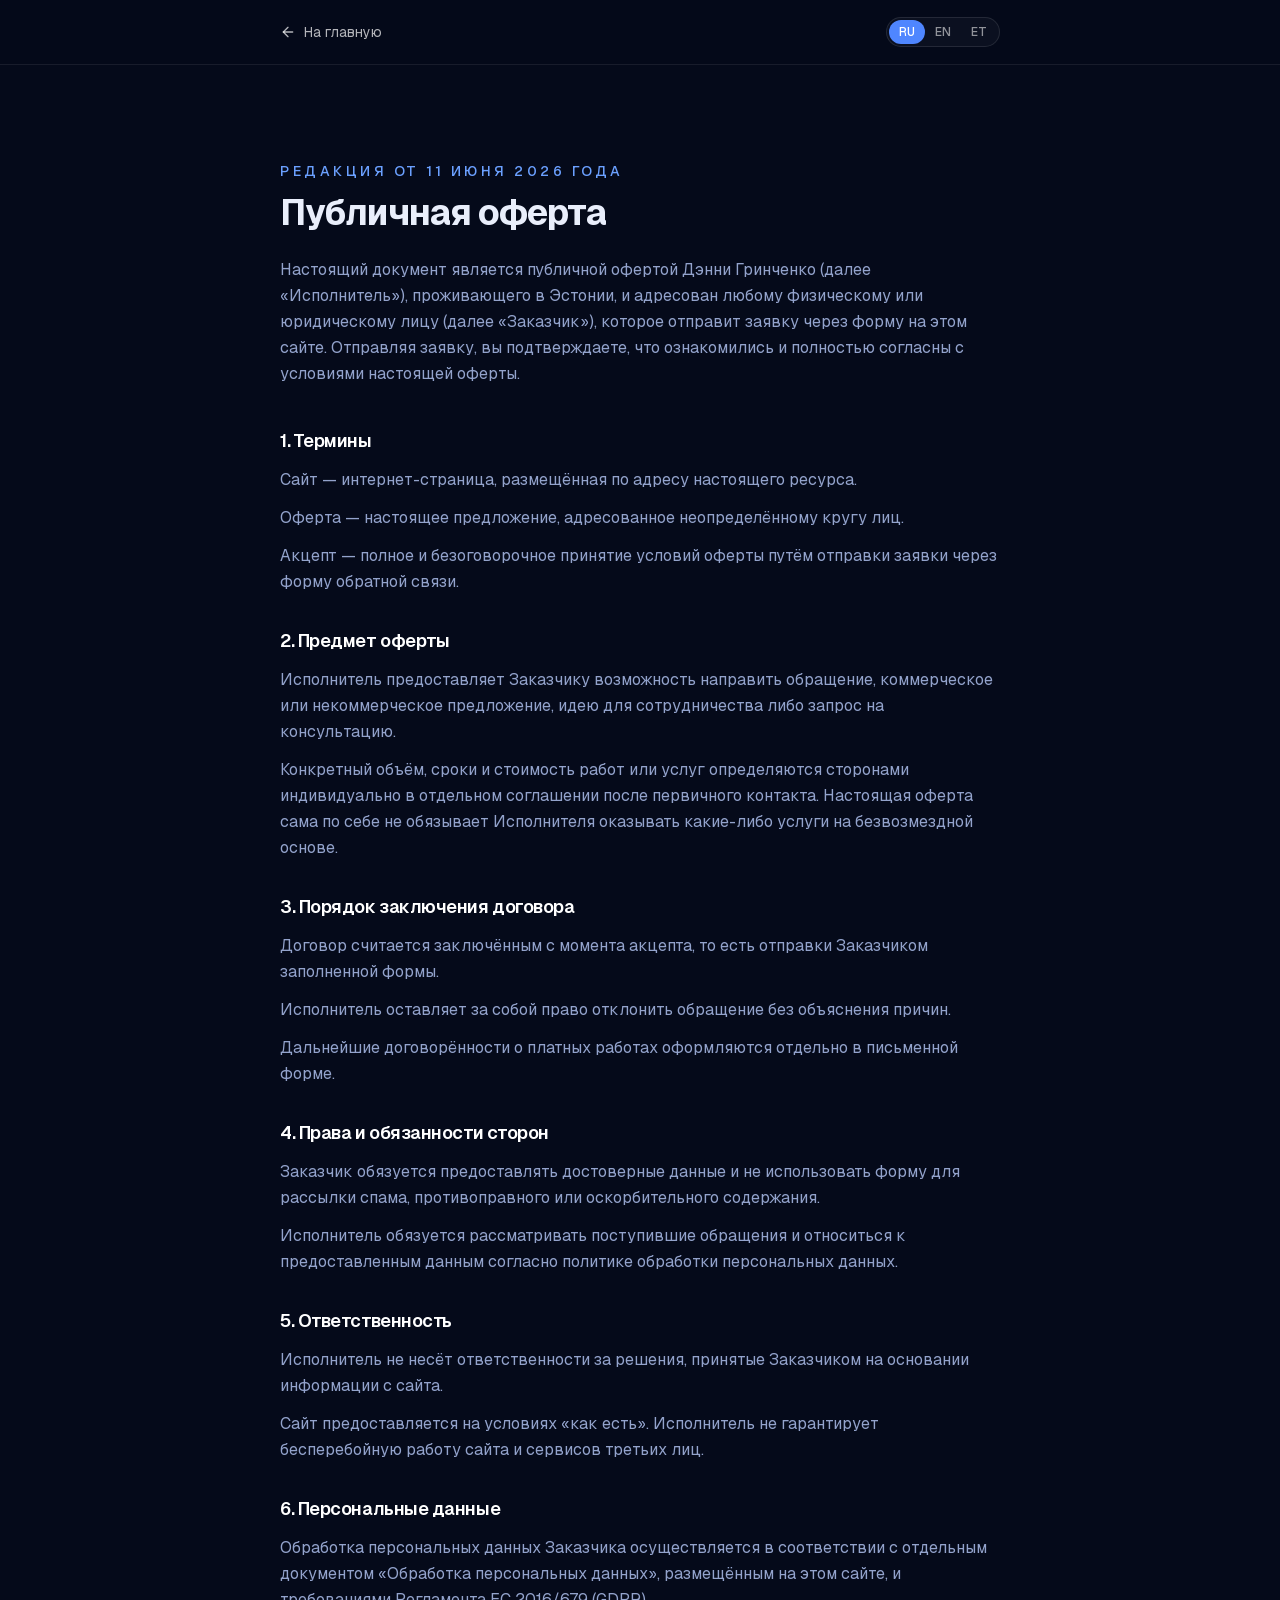
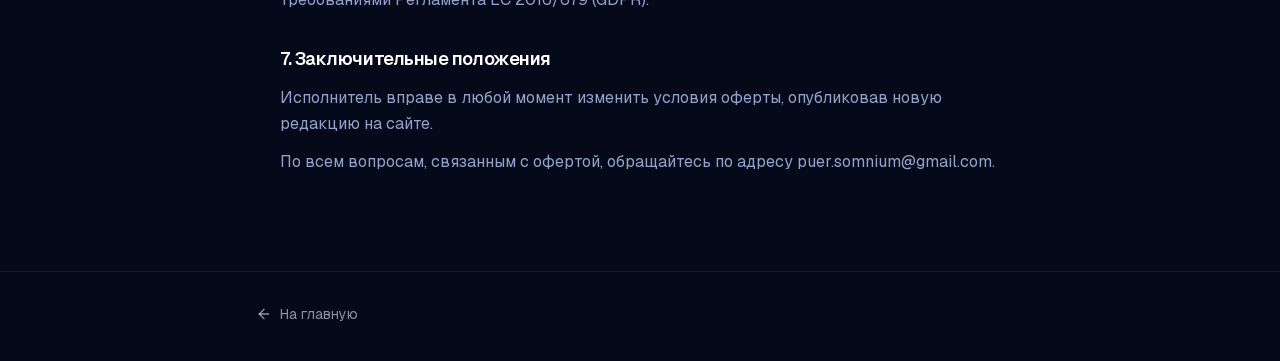
<file: offer.html>
<!DOCTYPE html><html lang="ru" class="geist_855f4457-module__UNybwq__variable geist_mono_8d43a2aa-module__8Li5zG__variable h-full antialiased"><head><meta charSet="utf-8"/><meta name="viewport" content="width=device-width, initial-scale=1"/><link rel="preload" href="/_next/static/media/797e433ab948586e-s.p.0r6juujl39pe6.woff2" as="font" crossorigin="" type="font/woff2"/><link rel="preload" href="/_next/static/media/8a480f0b521d4e75-s.p.1qq4vpdcun5oj.woff2" as="font" crossorigin="" type="font/woff2"/><link rel="preload" href="/_next/static/media/caa3a2e1cccd8315-s.p.0wgildi0cnwt9.woff2" as="font" crossorigin="" type="font/woff2"/><link rel="stylesheet" href="/_next/static/chunks/2_guhgv8l02jd.css" data-precedence="next"/><link rel="preload" as="script" fetchPriority="low" href="/_next/static/chunks/0dhbjz-xsmu83.js"/><script src="/_next/static/chunks/15orcrkp-_9ct.js" async=""></script><script src="/_next/static/chunks/3peubv2924kx4.js" async=""></script><script src="/_next/static/chunks/082obv3v03b-9.js" async=""></script><script src="/_next/static/chunks/turbopack-3czch9t65yeqo.js" async=""></script><script src="/_next/static/chunks/05-c3ty_6dwfk.js" async=""></script><script src="/_next/static/chunks/14mrh2-p_w84d.js" async=""></script><script src="/_next/static/chunks/12f8d8u0057xe.js" async=""></script><script src="/_next/static/chunks/2hitv_tdp43qq.js" async=""></script><meta name="next-size-adjust" content=""/><title>Публичная оферта · Denni Grintsenko</title><meta name="description" content="Дэнни Гринченко: специалист производства ABB, осваивающий AI и вайбкодинг. Знакомство, проекты, контакты."/><link rel="icon" href="/favicon.ico?favicon.2vob68tjqpejf.ico" sizes="256x256" type="image/x-icon"/><script src="/_next/static/chunks/0cz1d0mv5g_q7.js" noModule=""></script></head><body class="min-h-full flex flex-col bg-background text-foreground"><div hidden=""><!--$--><!--/$--></div><div class="flex min-h-screen flex-col bg-background"><header class="sticky top-0 z-50 border-b border-white/[0.08] bg-[#050a1a]/85 backdrop-blur-md"><div class="mx-auto flex h-16 max-w-3xl items-center justify-between gap-4 px-4 md:px-6"><a class="inline-flex items-center gap-2 text-sm text-white/70 transition-colors hover:text-white" href="/"><svg xmlns="http://www.w3.org/2000/svg" width="24" height="24" viewBox="0 0 24 24" fill="none" stroke="currentColor" stroke-width="2" stroke-linecap="round" stroke-linejoin="round" class="lucide lucide-arrow-left h-4 w-4" aria-hidden="true"><path d="m12 19-7-7 7-7"></path><path d="M19 12H5"></path></svg>На главную</a><div class="inline-flex items-center rounded-full border border-white/[0.1] bg-white/[0.03] p-0.5" role="group" aria-label="Language"><button type="button" aria-pressed="true" title="Русский" class="rounded-full px-2.5 py-1 text-xs font-medium transition-colors bg-accent text-white">RU</button><button type="button" aria-pressed="false" title="English" class="rounded-full px-2.5 py-1 text-xs font-medium transition-colors text-white/55 hover:text-white">EN</button><button type="button" aria-pressed="false" title="Eesti" class="rounded-full px-2.5 py-1 text-xs font-medium transition-colors text-white/55 hover:text-white">ET</button></div></div></header><main class="mx-auto w-full max-w-3xl flex-1 px-4 py-16 md:px-6 md:py-24"><p class="text-sm font-medium uppercase tracking-[0.25em] text-accent-strong">Редакция от 11 июня 2026 года</p><h1 class="mt-3 text-3xl font-bold tracking-tight md:text-4xl">Публичная оферта</h1><p class="mt-6 leading-relaxed text-muted">Настоящий документ является публичной офертой Дэнни Гринченко (далее «Исполнитель»), проживающего в Эстонии, и адресован любому физическому или юридическому лицу (далее «Заказчик»), которое отправит заявку через форму на этом сайте. Отправляя заявку, вы подтверждаете, что ознакомились и полностью согласны с условиями настоящей оферты.</p><div class="mt-10 space-y-8"><section><h2 class="text-lg font-semibold tracking-tight text-white">1. Термины</h2><div class="mt-3 space-y-3 leading-relaxed text-muted"><p>Сайт — интернет-страница, размещённая по адресу настоящего ресурса.</p><p>Оферта — настоящее предложение, адресованное неопределённому кругу лиц.</p><p>Акцепт — полное и безоговорочное принятие условий оферты путём отправки заявки через форму обратной связи.</p></div></section><section><h2 class="text-lg font-semibold tracking-tight text-white">2. Предмет оферты</h2><div class="mt-3 space-y-3 leading-relaxed text-muted"><p>Исполнитель предоставляет Заказчику возможность направить обращение, коммерческое или некоммерческое предложение, идею для сотрудничества либо запрос на консультацию.</p><p>Конкретный объём, сроки и стоимость работ или услуг определяются сторонами индивидуально в отдельном соглашении после первичного контакта. Настоящая оферта сама по себе не обязывает Исполнителя оказывать какие-либо услуги на безвозмездной основе.</p></div></section><section><h2 class="text-lg font-semibold tracking-tight text-white">3. Порядок заключения договора</h2><div class="mt-3 space-y-3 leading-relaxed text-muted"><p>Договор считается заключённым с момента акцепта, то есть отправки Заказчиком заполненной формы.</p><p>Исполнитель оставляет за собой право отклонить обращение без объяснения причин.</p><p>Дальнейшие договорённости о платных работах оформляются отдельно в письменной форме.</p></div></section><section><h2 class="text-lg font-semibold tracking-tight text-white">4. Права и обязанности сторон</h2><div class="mt-3 space-y-3 leading-relaxed text-muted"><p>Заказчик обязуется предоставлять достоверные данные и не использовать форму для рассылки спама, противоправного или оскорбительного содержания.</p><p>Исполнитель обязуется рассматривать поступившие обращения и относиться к предоставленным данным согласно политике обработки персональных данных.</p></div></section><section><h2 class="text-lg font-semibold tracking-tight text-white">5. Ответственность</h2><div class="mt-3 space-y-3 leading-relaxed text-muted"><p>Исполнитель не несёт ответственности за решения, принятые Заказчиком на основании информации с сайта.</p><p>Сайт предоставляется на условиях «как есть». Исполнитель не гарантирует бесперебойную работу сайта и сервисов третьих лиц.</p></div></section><section><h2 class="text-lg font-semibold tracking-tight text-white">6. Персональные данные</h2><div class="mt-3 space-y-3 leading-relaxed text-muted"><p>Обработка персональных данных Заказчика осуществляется в соответствии с отдельным документом «Обработка персональных данных», размещённым на этом сайте, и требованиями Регламента ЕС 2016/679 (GDPR).</p></div></section><section><h2 class="text-lg font-semibold tracking-tight text-white">7. Заключительные положения</h2><div class="mt-3 space-y-3 leading-relaxed text-muted"><p>Исполнитель вправе в любой момент изменить условия оферты, опубликовав новую редакцию на сайте.</p><p>По всем вопросам, связанным с офертой, обращайтесь по адресу puer.somnium@gmail.com.</p></div></section></div></main><footer class="border-t border-white/[0.06] px-4 py-8 md:px-6"><div class="mx-auto max-w-3xl"><a class="inline-flex items-center gap-2 text-sm text-white/55 transition-colors hover:text-white" href="/"><svg xmlns="http://www.w3.org/2000/svg" width="24" height="24" viewBox="0 0 24 24" fill="none" stroke="currentColor" stroke-width="2" stroke-linecap="round" stroke-linejoin="round" class="lucide lucide-arrow-left h-4 w-4" aria-hidden="true"><path d="m12 19-7-7 7-7"></path><path d="M19 12H5"></path></svg>На главную</a></div></footer></div><!--$--><!--/$--><script src="/_next/static/chunks/0dhbjz-xsmu83.js" id="_R_" async=""></script><script>(self.__next_f=self.__next_f||[]).push([0])</script><script>self.__next_f.push([1,"1:\"$Sreact.fragment\"\n2:I[39756,[\"/_next/static/chunks/05-c3ty_6dwfk.js\",\"/_next/static/chunks/14mrh2-p_w84d.js\"],\"default\"]\n3:I[37457,[\"/_next/static/chunks/05-c3ty_6dwfk.js\",\"/_next/static/chunks/14mrh2-p_w84d.js\"],\"default\"]\n4:I[36908,[\"/_next/static/chunks/05-c3ty_6dwfk.js\",\"/_next/static/chunks/14mrh2-p_w84d.js\",\"/_next/static/chunks/12f8d8u0057xe.js\",\"/_next/static/chunks/2hitv_tdp43qq.js\"],\"LanguageProvider\"]\n5:I[31896,[\"/_next/static/chunks/05-c3ty_6dwfk.js\",\"/_next/static/chunks/14mrh2-p_w84d.js\",\"/_next/static/chunks/12f8d8u0057xe.js\",\"/_next/static/chunks/2hitv_tdp43qq.js\"],\"LegalArticle\"]\n6:I[97367,[\"/_next/static/chunks/05-c3ty_6dwfk.js\",\"/_next/static/chunks/14mrh2-p_w84d.js\"],\"OutletBoundary\"]\n7:\"$Sreact.suspense\"\na:I[97367,[\"/_next/static/chunks/05-c3ty_6dwfk.js\",\"/_next/static/chunks/14mrh2-p_w84d.js\"],\"ViewportBoundary\"]\nc:I[97367,[\"/_next/static/chunks/05-c3ty_6dwfk.js\",\"/_next/static/chunks/14mrh2-p_w84d.js\"],\"MetadataBoundary\"]\ne:I[68027,[\"/_next/static/chunks/05-c3ty_6dwfk.js\",\"/_next/static/chunks/14mrh2-p_w84d.js\"],\"default\",1]\n:HL[\"/_next/static/chunks/2_guhgv8l02jd.css\",\"style\"]\n:HL[\"/_next/static/media/797e433ab948586e-s.p.0r6juujl39pe6.woff2\",\"font\",{\"crossOrigin\":\"\",\"type\":\"font/woff2\"}]\n:HL[\"/_next/static/media/8a480f0b521d4e75-s.p.1qq4vpdcun5oj.woff2\",\"font\",{\"crossOrigin\":\"\",\"type\":\"font/woff2\"}]\n:HL[\"/_next/static/media/caa3a2e1cccd8315-s.p.0wgildi0cnwt9.woff2\",\"font\",{\"crossOrigin\":\"\",\"type\":\"font/woff2\"}]\n"])</script><script>self.__next_f.push([1,"0:{\"P\":null,\"c\":[\"\",\"offer\"],\"q\":\"\",\"i\":false,\"f\":[[[\"\",{\"children\":[\"offer\",{\"children\":[\"__PAGE__\",{}]}]},\"$undefined\",\"$undefined\",16],[[\"$\",\"$1\",\"c\",{\"children\":[[[\"$\",\"link\",\"0\",{\"rel\":\"stylesheet\",\"href\":\"/_next/static/chunks/2_guhgv8l02jd.css\",\"precedence\":\"next\",\"crossOrigin\":\"$undefined\",\"nonce\":\"$undefined\"}],[\"$\",\"script\",\"script-0\",{\"src\":\"/_next/static/chunks/05-c3ty_6dwfk.js\",\"async\":true,\"nonce\":\"$undefined\"}],[\"$\",\"script\",\"script-1\",{\"src\":\"/_next/static/chunks/14mrh2-p_w84d.js\",\"async\":true,\"nonce\":\"$undefined\"}]],[\"$\",\"html\",null,{\"lang\":\"ru\",\"className\":\"geist_855f4457-module__UNybwq__variable geist_mono_8d43a2aa-module__8Li5zG__variable h-full antialiased\",\"children\":[\"$\",\"body\",null,{\"className\":\"min-h-full flex flex-col bg-background text-foreground\",\"children\":[\"$\",\"$L2\",null,{\"parallelRouterKey\":\"children\",\"error\":\"$undefined\",\"errorStyles\":\"$undefined\",\"errorScripts\":\"$undefined\",\"template\":[\"$\",\"$L3\",null,{}],\"templateStyles\":\"$undefined\",\"templateScripts\":\"$undefined\",\"notFound\":[[[\"$\",\"title\",null,{\"children\":\"404: This page could not be found.\"}],[\"$\",\"div\",null,{\"style\":{\"fontFamily\":\"system-ui,\\\"Segoe UI\\\",Roboto,Helvetica,Arial,sans-serif,\\\"Apple Color Emoji\\\",\\\"Segoe UI Emoji\\\"\",\"height\":\"100vh\",\"textAlign\":\"center\",\"display\":\"flex\",\"flexDirection\":\"column\",\"alignItems\":\"center\",\"justifyContent\":\"center\"},\"children\":[\"$\",\"div\",null,{\"children\":[[\"$\",\"style\",null,{\"dangerouslySetInnerHTML\":{\"__html\":\"body{color:#000;background:#fff;margin:0}.next-error-h1{border-right:1px solid rgba(0,0,0,.3)}@media (prefers-color-scheme:dark){body{color:#fff;background:#000}.next-error-h1{border-right:1px solid rgba(255,255,255,.3)}}\"}}],[\"$\",\"h1\",null,{\"className\":\"next-error-h1\",\"style\":{\"display\":\"inline-block\",\"margin\":\"0 20px 0 0\",\"padding\":\"0 23px 0 0\",\"fontSize\":24,\"fontWeight\":500,\"verticalAlign\":\"top\",\"lineHeight\":\"49px\"},\"children\":404}],[\"$\",\"div\",null,{\"style\":{\"display\":\"inline-block\"},\"children\":[\"$\",\"h2\",null,{\"style\":{\"fontSize\":14,\"fontWeight\":400,\"lineHeight\":\"49px\",\"margin\":0},\"children\":\"This page could not be found.\"}]}]]}]}]],[]],\"forbidden\":\"$undefined\",\"unauthorized\":\"$undefined\"}]}]}]]}],{\"children\":[[\"$\",\"$1\",\"c\",{\"children\":[null,[\"$\",\"$L2\",null,{\"parallelRouterKey\":\"children\",\"error\":\"$undefined\",\"errorStyles\":\"$undefined\",\"errorScripts\":\"$undefined\",\"template\":[\"$\",\"$L3\",null,{}],\"templateStyles\":\"$undefined\",\"templateScripts\":\"$undefined\",\"notFound\":\"$undefined\",\"forbidden\":\"$undefined\",\"unauthorized\":\"$undefined\"}]]}],{\"children\":[[\"$\",\"$1\",\"c\",{\"children\":[[\"$\",\"$L4\",null,{\"children\":[\"$\",\"$L5\",null,{\"doc\":\"offer\"}]}],[[\"$\",\"script\",\"script-0\",{\"src\":\"/_next/static/chunks/12f8d8u0057xe.js\",\"async\":true,\"nonce\":\"$undefined\"}],[\"$\",\"script\",\"script-1\",{\"src\":\"/_next/static/chunks/2hitv_tdp43qq.js\",\"async\":true,\"nonce\":\"$undefined\"}]],[\"$\",\"$L6\",null,{\"children\":[\"$\",\"$7\",null,{\"name\":\"Next.MetadataOutlet\",\"children\":\"$@8\"}]}]]}],{},null,false,null]},null,false,\"$@9\"]},null,false,null],[\"$\",\"$1\",\"h\",{\"children\":[null,[\"$\",\"$La\",null,{\"children\":\"$Lb\"}],[\"$\",\"div\",null,{\"hidden\":true,\"children\":[\"$\",\"$Lc\",null,{\"children\":[\"$\",\"$7\",null,{\"name\":\"Next.Metadata\",\"children\":\"$Ld\"}]}]}],[\"$\",\"meta\",null,{\"name\":\"next-size-adjust\",\"content\":\"\"}]]}],false]],\"m\":\"$undefined\",\"G\":[\"$e\",[[\"$\",\"link\",\"0\",{\"rel\":\"stylesheet\",\"href\":\"/_next/static/chunks/2_guhgv8l02jd.css\",\"precedence\":\"next\",\"crossOrigin\":\"$undefined\",\"nonce\":\"$undefined\"}]]],\"S\":true,\"h\":null,\"s\":\"$undefined\",\"l\":\"$undefined\",\"p\":\"$undefined\",\"d\":\"$undefined\",\"b\":\"byOfw-WZ6bqD51UVAWsVv\"}\n"])</script><script>self.__next_f.push([1,"f:[]\n9:\"$Wf\"\n"])</script><script>self.__next_f.push([1,"b:[[\"$\",\"meta\",\"0\",{\"charSet\":\"utf-8\"}],[\"$\",\"meta\",\"1\",{\"name\":\"viewport\",\"content\":\"width=device-width, initial-scale=1\"}]]\n"])</script><script>self.__next_f.push([1,"10:I[27201,[\"/_next/static/chunks/05-c3ty_6dwfk.js\",\"/_next/static/chunks/14mrh2-p_w84d.js\"],\"IconMark\"]\n8:null\nd:[[\"$\",\"title\",\"0\",{\"children\":\"Публичная оферта · Denni Grintsenko\"}],[\"$\",\"meta\",\"1\",{\"name\":\"description\",\"content\":\"Дэнни Гринченко: специалист производства ABB, осваивающий AI и вайбкодинг. Знакомство, проекты, контакты.\"}],[\"$\",\"link\",\"2\",{\"rel\":\"icon\",\"href\":\"/favicon.ico?favicon.2vob68tjqpejf.ico\",\"sizes\":\"256x256\",\"type\":\"image/x-icon\"}],[\"$\",\"$L10\",\"3\",{}]]\n"])</script></body></html>
</file>
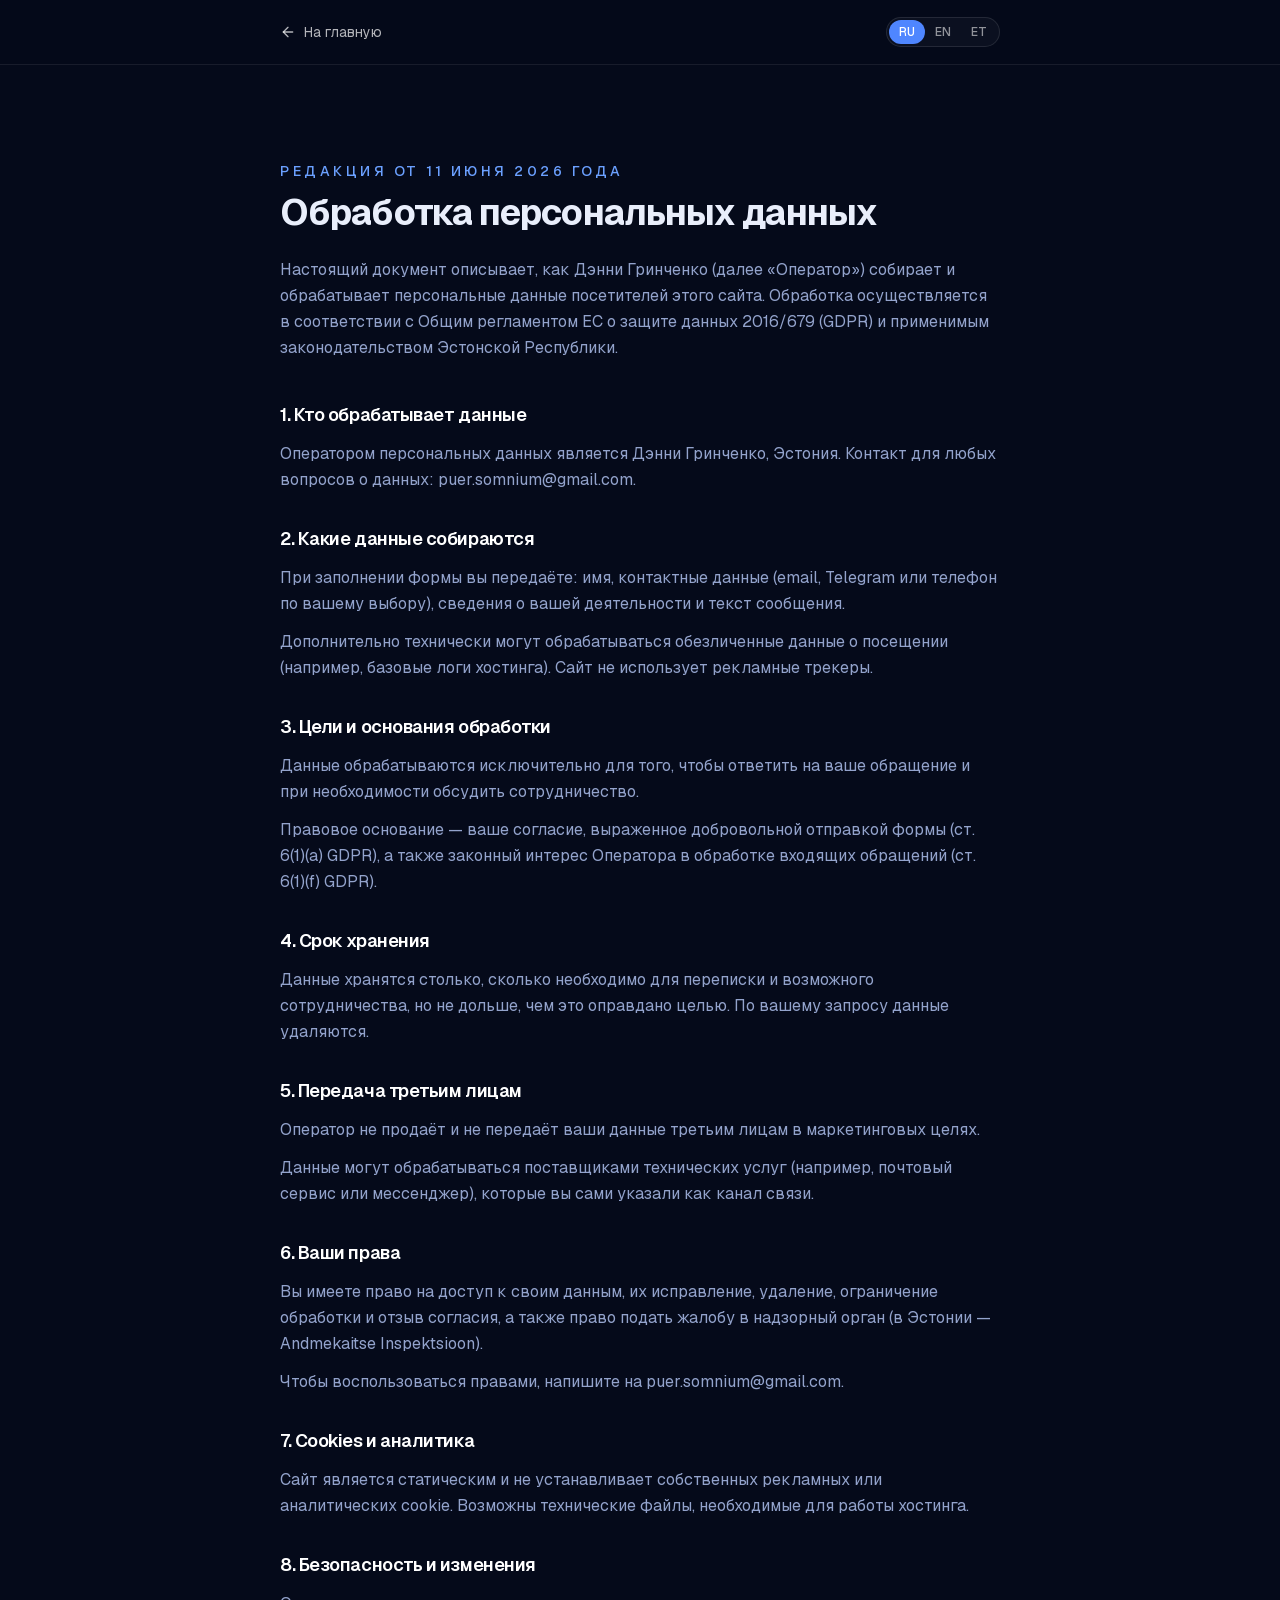
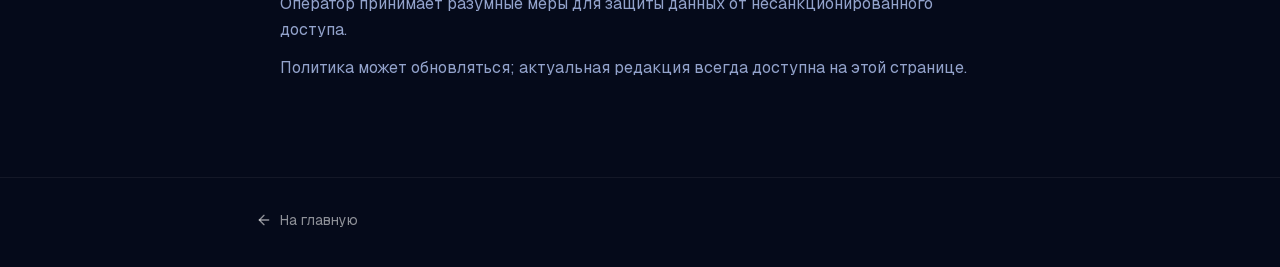
<file: privacy.html>
<!DOCTYPE html><html lang="ru" class="geist_855f4457-module__UNybwq__variable geist_mono_8d43a2aa-module__8Li5zG__variable h-full antialiased"><head><meta charSet="utf-8"/><meta name="viewport" content="width=device-width, initial-scale=1"/><link rel="preload" href="/_next/static/media/797e433ab948586e-s.p.0r6juujl39pe6.woff2" as="font" crossorigin="" type="font/woff2"/><link rel="preload" href="/_next/static/media/8a480f0b521d4e75-s.p.1qq4vpdcun5oj.woff2" as="font" crossorigin="" type="font/woff2"/><link rel="preload" href="/_next/static/media/caa3a2e1cccd8315-s.p.0wgildi0cnwt9.woff2" as="font" crossorigin="" type="font/woff2"/><link rel="stylesheet" href="/_next/static/chunks/2_guhgv8l02jd.css" data-precedence="next"/><link rel="preload" as="script" fetchPriority="low" href="/_next/static/chunks/0dhbjz-xsmu83.js"/><script src="/_next/static/chunks/15orcrkp-_9ct.js" async=""></script><script src="/_next/static/chunks/3peubv2924kx4.js" async=""></script><script src="/_next/static/chunks/082obv3v03b-9.js" async=""></script><script src="/_next/static/chunks/turbopack-3czch9t65yeqo.js" async=""></script><script src="/_next/static/chunks/05-c3ty_6dwfk.js" async=""></script><script src="/_next/static/chunks/14mrh2-p_w84d.js" async=""></script><script src="/_next/static/chunks/12f8d8u0057xe.js" async=""></script><script src="/_next/static/chunks/2hitv_tdp43qq.js" async=""></script><meta name="next-size-adjust" content=""/><title>Обработка персональных данных · Denni Grintsenko</title><meta name="description" content="Дэнни Гринченко: специалист производства ABB, осваивающий AI и вайбкодинг. Знакомство, проекты, контакты."/><link rel="icon" href="/favicon.ico?favicon.2vob68tjqpejf.ico" sizes="256x256" type="image/x-icon"/><script src="/_next/static/chunks/0cz1d0mv5g_q7.js" noModule=""></script></head><body class="min-h-full flex flex-col bg-background text-foreground"><div hidden=""><!--$--><!--/$--></div><div class="flex min-h-screen flex-col bg-background"><header class="sticky top-0 z-50 border-b border-white/[0.08] bg-[#050a1a]/85 backdrop-blur-md"><div class="mx-auto flex h-16 max-w-3xl items-center justify-between gap-4 px-4 md:px-6"><a class="inline-flex items-center gap-2 text-sm text-white/70 transition-colors hover:text-white" href="/"><svg xmlns="http://www.w3.org/2000/svg" width="24" height="24" viewBox="0 0 24 24" fill="none" stroke="currentColor" stroke-width="2" stroke-linecap="round" stroke-linejoin="round" class="lucide lucide-arrow-left h-4 w-4" aria-hidden="true"><path d="m12 19-7-7 7-7"></path><path d="M19 12H5"></path></svg>На главную</a><div class="inline-flex items-center rounded-full border border-white/[0.1] bg-white/[0.03] p-0.5" role="group" aria-label="Language"><button type="button" aria-pressed="true" title="Русский" class="rounded-full px-2.5 py-1 text-xs font-medium transition-colors bg-accent text-white">RU</button><button type="button" aria-pressed="false" title="English" class="rounded-full px-2.5 py-1 text-xs font-medium transition-colors text-white/55 hover:text-white">EN</button><button type="button" aria-pressed="false" title="Eesti" class="rounded-full px-2.5 py-1 text-xs font-medium transition-colors text-white/55 hover:text-white">ET</button></div></div></header><main class="mx-auto w-full max-w-3xl flex-1 px-4 py-16 md:px-6 md:py-24"><p class="text-sm font-medium uppercase tracking-[0.25em] text-accent-strong">Редакция от 11 июня 2026 года</p><h1 class="mt-3 text-3xl font-bold tracking-tight md:text-4xl">Обработка персональных данных</h1><p class="mt-6 leading-relaxed text-muted">Настоящий документ описывает, как Дэнни Гринченко (далее «Оператор») собирает и обрабатывает персональные данные посетителей этого сайта. Обработка осуществляется в соответствии с Общим регламентом ЕС о защите данных 2016/679 (GDPR) и применимым законодательством Эстонской Республики.</p><div class="mt-10 space-y-8"><section><h2 class="text-lg font-semibold tracking-tight text-white">1. Кто обрабатывает данные</h2><div class="mt-3 space-y-3 leading-relaxed text-muted"><p>Оператором персональных данных является Дэнни Гринченко, Эстония. Контакт для любых вопросов о данных: puer.somnium@gmail.com.</p></div></section><section><h2 class="text-lg font-semibold tracking-tight text-white">2. Какие данные собираются</h2><div class="mt-3 space-y-3 leading-relaxed text-muted"><p>При заполнении формы вы передаёте: имя, контактные данные (email, Telegram или телефон по вашему выбору), сведения о вашей деятельности и текст сообщения.</p><p>Дополнительно технически могут обрабатываться обезличенные данные о посещении (например, базовые логи хостинга). Сайт не использует рекламные трекеры.</p></div></section><section><h2 class="text-lg font-semibold tracking-tight text-white">3. Цели и основания обработки</h2><div class="mt-3 space-y-3 leading-relaxed text-muted"><p>Данные обрабатываются исключительно для того, чтобы ответить на ваше обращение и при необходимости обсудить сотрудничество.</p><p>Правовое основание — ваше согласие, выраженное добровольной отправкой формы (ст. 6(1)(a) GDPR), а также законный интерес Оператора в обработке входящих обращений (ст. 6(1)(f) GDPR).</p></div></section><section><h2 class="text-lg font-semibold tracking-tight text-white">4. Срок хранения</h2><div class="mt-3 space-y-3 leading-relaxed text-muted"><p>Данные хранятся столько, сколько необходимо для переписки и возможного сотрудничества, но не дольше, чем это оправдано целью. По вашему запросу данные удаляются.</p></div></section><section><h2 class="text-lg font-semibold tracking-tight text-white">5. Передача третьим лицам</h2><div class="mt-3 space-y-3 leading-relaxed text-muted"><p>Оператор не продаёт и не передаёт ваши данные третьим лицам в маркетинговых целях.</p><p>Данные могут обрабатываться поставщиками технических услуг (например, почтовый сервис или мессенджер), которые вы сами указали как канал связи.</p></div></section><section><h2 class="text-lg font-semibold tracking-tight text-white">6. Ваши права</h2><div class="mt-3 space-y-3 leading-relaxed text-muted"><p>Вы имеете право на доступ к своим данным, их исправление, удаление, ограничение обработки и отзыв согласия, а также право подать жалобу в надзорный орган (в Эстонии — Andmekaitse Inspektsioon).</p><p>Чтобы воспользоваться правами, напишите на puer.somnium@gmail.com.</p></div></section><section><h2 class="text-lg font-semibold tracking-tight text-white">7. Cookies и аналитика</h2><div class="mt-3 space-y-3 leading-relaxed text-muted"><p>Сайт является статическим и не устанавливает собственных рекламных или аналитических cookie. Возможны технические файлы, необходимые для работы хостинга.</p></div></section><section><h2 class="text-lg font-semibold tracking-tight text-white">8. Безопасность и изменения</h2><div class="mt-3 space-y-3 leading-relaxed text-muted"><p>Оператор принимает разумные меры для защиты данных от несанкционированного доступа.</p><p>Политика может обновляться; актуальная редакция всегда доступна на этой странице.</p></div></section></div></main><footer class="border-t border-white/[0.06] px-4 py-8 md:px-6"><div class="mx-auto max-w-3xl"><a class="inline-flex items-center gap-2 text-sm text-white/55 transition-colors hover:text-white" href="/"><svg xmlns="http://www.w3.org/2000/svg" width="24" height="24" viewBox="0 0 24 24" fill="none" stroke="currentColor" stroke-width="2" stroke-linecap="round" stroke-linejoin="round" class="lucide lucide-arrow-left h-4 w-4" aria-hidden="true"><path d="m12 19-7-7 7-7"></path><path d="M19 12H5"></path></svg>На главную</a></div></footer></div><!--$--><!--/$--><script src="/_next/static/chunks/0dhbjz-xsmu83.js" id="_R_" async=""></script><script>(self.__next_f=self.__next_f||[]).push([0])</script><script>self.__next_f.push([1,"1:\"$Sreact.fragment\"\n2:I[39756,[\"/_next/static/chunks/05-c3ty_6dwfk.js\",\"/_next/static/chunks/14mrh2-p_w84d.js\"],\"default\"]\n3:I[37457,[\"/_next/static/chunks/05-c3ty_6dwfk.js\",\"/_next/static/chunks/14mrh2-p_w84d.js\"],\"default\"]\n4:I[36908,[\"/_next/static/chunks/05-c3ty_6dwfk.js\",\"/_next/static/chunks/14mrh2-p_w84d.js\",\"/_next/static/chunks/12f8d8u0057xe.js\",\"/_next/static/chunks/2hitv_tdp43qq.js\"],\"LanguageProvider\"]\n5:I[31896,[\"/_next/static/chunks/05-c3ty_6dwfk.js\",\"/_next/static/chunks/14mrh2-p_w84d.js\",\"/_next/static/chunks/12f8d8u0057xe.js\",\"/_next/static/chunks/2hitv_tdp43qq.js\"],\"LegalArticle\"]\n6:I[97367,[\"/_next/static/chunks/05-c3ty_6dwfk.js\",\"/_next/static/chunks/14mrh2-p_w84d.js\"],\"OutletBoundary\"]\n7:\"$Sreact.suspense\"\na:I[97367,[\"/_next/static/chunks/05-c3ty_6dwfk.js\",\"/_next/static/chunks/14mrh2-p_w84d.js\"],\"ViewportBoundary\"]\nc:I[97367,[\"/_next/static/chunks/05-c3ty_6dwfk.js\",\"/_next/static/chunks/14mrh2-p_w84d.js\"],\"MetadataBoundary\"]\ne:I[68027,[\"/_next/static/chunks/05-c3ty_6dwfk.js\",\"/_next/static/chunks/14mrh2-p_w84d.js\"],\"default\",1]\n:HL[\"/_next/static/chunks/2_guhgv8l02jd.css\",\"style\"]\n:HL[\"/_next/static/media/797e433ab948586e-s.p.0r6juujl39pe6.woff2\",\"font\",{\"crossOrigin\":\"\",\"type\":\"font/woff2\"}]\n:HL[\"/_next/static/media/8a480f0b521d4e75-s.p.1qq4vpdcun5oj.woff2\",\"font\",{\"crossOrigin\":\"\",\"type\":\"font/woff2\"}]\n:HL[\"/_next/static/media/caa3a2e1cccd8315-s.p.0wgildi0cnwt9.woff2\",\"font\",{\"crossOrigin\":\"\",\"type\":\"font/woff2\"}]\n"])</script><script>self.__next_f.push([1,"0:{\"P\":null,\"c\":[\"\",\"privacy\"],\"q\":\"\",\"i\":false,\"f\":[[[\"\",{\"children\":[\"privacy\",{\"children\":[\"__PAGE__\",{}]}]},\"$undefined\",\"$undefined\",16],[[\"$\",\"$1\",\"c\",{\"children\":[[[\"$\",\"link\",\"0\",{\"rel\":\"stylesheet\",\"href\":\"/_next/static/chunks/2_guhgv8l02jd.css\",\"precedence\":\"next\",\"crossOrigin\":\"$undefined\",\"nonce\":\"$undefined\"}],[\"$\",\"script\",\"script-0\",{\"src\":\"/_next/static/chunks/05-c3ty_6dwfk.js\",\"async\":true,\"nonce\":\"$undefined\"}],[\"$\",\"script\",\"script-1\",{\"src\":\"/_next/static/chunks/14mrh2-p_w84d.js\",\"async\":true,\"nonce\":\"$undefined\"}]],[\"$\",\"html\",null,{\"lang\":\"ru\",\"className\":\"geist_855f4457-module__UNybwq__variable geist_mono_8d43a2aa-module__8Li5zG__variable h-full antialiased\",\"children\":[\"$\",\"body\",null,{\"className\":\"min-h-full flex flex-col bg-background text-foreground\",\"children\":[\"$\",\"$L2\",null,{\"parallelRouterKey\":\"children\",\"error\":\"$undefined\",\"errorStyles\":\"$undefined\",\"errorScripts\":\"$undefined\",\"template\":[\"$\",\"$L3\",null,{}],\"templateStyles\":\"$undefined\",\"templateScripts\":\"$undefined\",\"notFound\":[[[\"$\",\"title\",null,{\"children\":\"404: This page could not be found.\"}],[\"$\",\"div\",null,{\"style\":{\"fontFamily\":\"system-ui,\\\"Segoe UI\\\",Roboto,Helvetica,Arial,sans-serif,\\\"Apple Color Emoji\\\",\\\"Segoe UI Emoji\\\"\",\"height\":\"100vh\",\"textAlign\":\"center\",\"display\":\"flex\",\"flexDirection\":\"column\",\"alignItems\":\"center\",\"justifyContent\":\"center\"},\"children\":[\"$\",\"div\",null,{\"children\":[[\"$\",\"style\",null,{\"dangerouslySetInnerHTML\":{\"__html\":\"body{color:#000;background:#fff;margin:0}.next-error-h1{border-right:1px solid rgba(0,0,0,.3)}@media (prefers-color-scheme:dark){body{color:#fff;background:#000}.next-error-h1{border-right:1px solid rgba(255,255,255,.3)}}\"}}],[\"$\",\"h1\",null,{\"className\":\"next-error-h1\",\"style\":{\"display\":\"inline-block\",\"margin\":\"0 20px 0 0\",\"padding\":\"0 23px 0 0\",\"fontSize\":24,\"fontWeight\":500,\"verticalAlign\":\"top\",\"lineHeight\":\"49px\"},\"children\":404}],[\"$\",\"div\",null,{\"style\":{\"display\":\"inline-block\"},\"children\":[\"$\",\"h2\",null,{\"style\":{\"fontSize\":14,\"fontWeight\":400,\"lineHeight\":\"49px\",\"margin\":0},\"children\":\"This page could not be found.\"}]}]]}]}]],[]],\"forbidden\":\"$undefined\",\"unauthorized\":\"$undefined\"}]}]}]]}],{\"children\":[[\"$\",\"$1\",\"c\",{\"children\":[null,[\"$\",\"$L2\",null,{\"parallelRouterKey\":\"children\",\"error\":\"$undefined\",\"errorStyles\":\"$undefined\",\"errorScripts\":\"$undefined\",\"template\":[\"$\",\"$L3\",null,{}],\"templateStyles\":\"$undefined\",\"templateScripts\":\"$undefined\",\"notFound\":\"$undefined\",\"forbidden\":\"$undefined\",\"unauthorized\":\"$undefined\"}]]}],{\"children\":[[\"$\",\"$1\",\"c\",{\"children\":[[\"$\",\"$L4\",null,{\"children\":[\"$\",\"$L5\",null,{\"doc\":\"privacy\"}]}],[[\"$\",\"script\",\"script-0\",{\"src\":\"/_next/static/chunks/12f8d8u0057xe.js\",\"async\":true,\"nonce\":\"$undefined\"}],[\"$\",\"script\",\"script-1\",{\"src\":\"/_next/static/chunks/2hitv_tdp43qq.js\",\"async\":true,\"nonce\":\"$undefined\"}]],[\"$\",\"$L6\",null,{\"children\":[\"$\",\"$7\",null,{\"name\":\"Next.MetadataOutlet\",\"children\":\"$@8\"}]}]]}],{},null,false,null]},null,false,\"$@9\"]},null,false,null],[\"$\",\"$1\",\"h\",{\"children\":[null,[\"$\",\"$La\",null,{\"children\":\"$Lb\"}],[\"$\",\"div\",null,{\"hidden\":true,\"children\":[\"$\",\"$Lc\",null,{\"children\":[\"$\",\"$7\",null,{\"name\":\"Next.Metadata\",\"children\":\"$Ld\"}]}]}],[\"$\",\"meta\",null,{\"name\":\"next-size-adjust\",\"content\":\"\"}]]}],false]],\"m\":\"$undefined\",\"G\":[\"$e\",[[\"$\",\"link\",\"0\",{\"rel\":\"stylesheet\",\"href\":\"/_next/static/chunks/2_guhgv8l02jd.css\",\"precedence\":\"next\",\"crossOrigin\":\"$undefined\",\"nonce\":\"$undefined\"}]]],\"S\":true,\"h\":null,\"s\":\"$undefined\",\"l\":\"$undefined\",\"p\":\"$undefined\",\"d\":\"$undefined\",\"b\":\"byOfw-WZ6bqD51UVAWsVv\"}\n"])</script><script>self.__next_f.push([1,"f:[]\n9:\"$Wf\"\n"])</script><script>self.__next_f.push([1,"b:[[\"$\",\"meta\",\"0\",{\"charSet\":\"utf-8\"}],[\"$\",\"meta\",\"1\",{\"name\":\"viewport\",\"content\":\"width=device-width, initial-scale=1\"}]]\n"])</script><script>self.__next_f.push([1,"10:I[27201,[\"/_next/static/chunks/05-c3ty_6dwfk.js\",\"/_next/static/chunks/14mrh2-p_w84d.js\"],\"IconMark\"]\n8:null\nd:[[\"$\",\"title\",\"0\",{\"children\":\"Обработка персональных данных · Denni Grintsenko\"}],[\"$\",\"meta\",\"1\",{\"name\":\"description\",\"content\":\"Дэнни Гринченко: специалист производства ABB, осваивающий AI и вайбкодинг. Знакомство, проекты, контакты.\"}],[\"$\",\"link\",\"2\",{\"rel\":\"icon\",\"href\":\"/favicon.ico?favicon.2vob68tjqpejf.ico\",\"sizes\":\"256x256\",\"type\":\"image/x-icon\"}],[\"$\",\"$L10\",\"3\",{}]]\n"])</script></body></html>
</file>
<file: _next/static/chunks/2_guhgv8l02jd.css>
@font-face{font-family:Geist;font-style:normal;font-weight:100 900;font-display:swap;src:url(../media/fef07dbb0973bf53-s.3p2_lha1f2xer.woff2)format("woff2");unicode-range:U+460-52F,U+1C80-1C8A,U+20B4,U+2DE0-2DFF,U+A640-A69F,U+FE2E-FE2F}@font-face{font-family:Geist;font-style:normal;font-weight:100 900;font-display:swap;src:url(../media/8a480f0b521d4e75-s.p.1qq4vpdcun5oj.woff2)format("woff2");unicode-range:U+301,U+400-45F,U+490-491,U+4B0-4B1,U+2116}@font-face{font-family:Geist;font-style:normal;font-weight:100 900;font-display:swap;src:url(../media/53b9e256198e5412-s.390ncx5urfkfu.woff2)format("woff2");unicode-range:U+102-103,U+110-111,U+128-129,U+168-169,U+1A0-1A1,U+1AF-1B0,U+300-301,U+303-304,U+308-309,U+323,U+329,U+1EA0-1EF9,U+20AB}@font-face{font-family:Geist;font-style:normal;font-weight:100 900;font-display:swap;src:url(../media/7178b3e590c64307-s.21jp631_3pja2.woff2)format("woff2");unicode-range:U+100-2BA,U+2BD-2C5,U+2C7-2CC,U+2CE-2D7,U+2DD-2FF,U+304,U+308,U+329,U+1D00-1DBF,U+1E00-1E9F,U+1EF2-1EFF,U+2020,U+20A0-20AB,U+20AD-20C0,U+2113,U+2C60-2C7F,U+A720-A7FF}@font-face{font-family:Geist;font-style:normal;font-weight:100 900;font-display:swap;src:url(../media/caa3a2e1cccd8315-s.p.0wgildi0cnwt9.woff2)format("woff2");unicode-range:U+??,U+131,U+152-153,U+2BB-2BC,U+2C6,U+2DA,U+2DC,U+304,U+308,U+329,U+2000-206F,U+20AC,U+2122,U+2191,U+2193,U+2212,U+2215,U+FEFF,U+FFFD}@font-face{font-family:Geist Fallback;src:local(Arial);ascent-override:95.94%;descent-override:28.16%;line-gap-override:0.0%;size-adjust:104.76%}.geist_855f4457-module__UNybwq__className{font-family:Geist,Geist Fallback;font-style:normal}.geist_855f4457-module__UNybwq__variable{--font-geist-sans:"Geist", "Geist Fallback"}
@font-face{font-family:Geist Mono;font-style:normal;font-weight:100 900;font-display:swap;src:url(../media/5ce348bf30bf5439-s.31988l_ccedte.woff2)format("woff2");unicode-range:U+460-52F,U+1C80-1C8A,U+20B4,U+2DE0-2DFF,U+A640-A69F,U+FE2E-FE2F}@font-face{font-family:Geist Mono;font-style:normal;font-weight:100 900;font-display:swap;src:url(../media/4fa387ec64143e14-s.2tuy5pz7dlieh.woff2)format("woff2");unicode-range:U+301,U+400-45F,U+490-491,U+4B0-4B1,U+2116}@font-face{font-family:Geist Mono;font-style:normal;font-weight:100 900;font-display:swap;src:url(../media/6306c77e7c8268e4-s.2dbetqa9o8jxf.woff2)format("woff2");unicode-range:U+2000-2001,U+2004-2008,U+200A,U+23B8-23BD,U+2500-259F}@font-face{font-family:Geist Mono;font-style:normal;font-weight:100 900;font-display:swap;src:url(../media/7d817b4c03b0c5f1-s.1uyisp29ctx0d.woff2)format("woff2");unicode-range:U+102-103,U+110-111,U+128-129,U+168-169,U+1A0-1A1,U+1AF-1B0,U+300-301,U+303-304,U+308-309,U+323,U+329,U+1EA0-1EF9,U+20AB}@font-face{font-family:Geist Mono;font-style:normal;font-weight:100 900;font-display:swap;src:url(../media/bbc41e54d2fcbd21-s.1rgnod-3esatf.woff2)format("woff2");unicode-range:U+100-2BA,U+2BD-2C5,U+2C7-2CC,U+2CE-2D7,U+2DD-2FF,U+304,U+308,U+329,U+1D00-1DBF,U+1E00-1E9F,U+1EF2-1EFF,U+2020,U+20A0-20AB,U+20AD-20C0,U+2113,U+2C60-2C7F,U+A720-A7FF}@font-face{font-family:Geist Mono;font-style:normal;font-weight:100 900;font-display:swap;src:url(../media/797e433ab948586e-s.p.0r6juujl39pe6.woff2)format("woff2");unicode-range:U+??,U+131,U+152-153,U+2BB-2BC,U+2C6,U+2DA,U+2DC,U+304,U+308,U+329,U+2000-206F,U+20AC,U+2122,U+2191,U+2193,U+2212,U+2215,U+FEFF,U+FFFD}@font-face{font-family:Geist Mono Fallback;src:local(Arial);ascent-override:74.67%;descent-override:21.92%;line-gap-override:0.0%;size-adjust:134.59%}.geist_mono_8d43a2aa-module__8Li5zG__className{font-family:Geist Mono,Geist Mono Fallback;font-style:normal}.geist_mono_8d43a2aa-module__8Li5zG__variable{--font-geist-mono:"Geist Mono", "Geist Mono Fallback"}
@layer properties{@supports (((-webkit-hyphens:none)) and (not (margin-trim:inline))) or ((-moz-orient:inline) and (not (color:rgb(from red r g b)))){*,:before,:after,::backdrop{--tw-space-y-reverse:0;--tw-border-style:solid;--tw-gradient-position:initial;--tw-gradient-from:#0000;--tw-gradient-via:#0000;--tw-gradient-to:#0000;--tw-gradient-stops:initial;--tw-gradient-via-stops:initial;--tw-gradient-from-position:0%;--tw-gradient-via-position:50%;--tw-gradient-to-position:100%;--tw-leading:initial;--tw-font-weight:initial;--tw-tracking:initial;--tw-shadow:0 0 #0000;--tw-shadow-color:initial;--tw-shadow-alpha:100%;--tw-inset-shadow:0 0 #0000;--tw-inset-shadow-color:initial;--tw-inset-shadow-alpha:100%;--tw-ring-color:initial;--tw-ring-shadow:0 0 #0000;--tw-inset-ring-color:initial;--tw-inset-ring-shadow:0 0 #0000;--tw-ring-inset:initial;--tw-ring-offset-width:0px;--tw-ring-offset-color:#fff;--tw-ring-offset-shadow:0 0 #0000;--tw-blur:initial;--tw-brightness:initial;--tw-contrast:initial;--tw-grayscale:initial;--tw-hue-rotate:initial;--tw-invert:initial;--tw-opacity:initial;--tw-saturate:initial;--tw-sepia:initial;--tw-drop-shadow:initial;--tw-drop-shadow-color:initial;--tw-drop-shadow-alpha:100%;--tw-drop-shadow-size:initial;--tw-backdrop-blur:initial;--tw-backdrop-brightness:initial;--tw-backdrop-contrast:initial;--tw-backdrop-grayscale:initial;--tw-backdrop-hue-rotate:initial;--tw-backdrop-invert:initial;--tw-backdrop-opacity:initial;--tw-backdrop-saturate:initial;--tw-backdrop-sepia:initial;--tw-duration:initial;--tw-content:""}}}@layer theme{:root,:host{--font-sans:var(--font-geist-sans);--color-red-400:#ff6568;--color-cyan-400:#00d2ef;--color-sky-300:#77d4ff;--color-sky-400:#00bcfe;--color-blue-300:#90c5ff;--color-blue-400:#54a2ff;--color-blue-500:#3080ff;--color-indigo-500:#625fff;--color-white:#fff;--spacing:.25rem;--container-sm:24rem;--container-md:28rem;--container-xl:36rem;--container-2xl:42rem;--container-3xl:48rem;--container-6xl:72rem;--text-xs:.75rem;--text-xs--line-height:calc(1 / .75);--text-sm:.875rem;--text-sm--line-height:calc(1.25 / .875);--text-base:1rem;--text-base--line-height:calc(1.5 / 1);--text-lg:1.125rem;--text-lg--line-height:calc(1.75 / 1.125);--text-xl:1.25rem;--text-xl--line-height:calc(1.75 / 1.25);--text-3xl:1.875rem;--text-3xl--line-height:calc(2.25 / 1.875);--text-4xl:2.25rem;--text-4xl--line-height:calc(2.5 / 2.25);--text-6xl:3.75rem;--text-6xl--line-height:1;--text-8xl:6rem;--text-8xl--line-height:1;--font-weight-light:300;--font-weight-medium:500;--font-weight-semibold:600;--font-weight-bold:700;--tracking-tight:-.025em;--tracking-wide:.025em;--leading-tight:1.25;--leading-relaxed:1.625;--radius-md:.375rem;--radius-xl:.75rem;--radius-2xl:1rem;--radius-3xl:1.5rem;--blur-md:12px;--blur-3xl:64px;--default-transition-duration:.15s;--default-transition-timing-function:cubic-bezier(.4, 0, .2, 1);--default-font-family:var(--font-geist-sans);--default-mono-font-family:var(--font-geist-mono)}@supports (color:lab(0% 0 0)){:root,:host{--color-red-400:lab(63.7053% 60.7449 31.3109);--color-cyan-400:lab(76.6045% -40.9406 -29.6231);--color-sky-300:lab(80.3307% -20.2945 -31.385);--color-sky-400:lab(70.687% -23.6078 -45.9483);--color-blue-300:lab(77.5052% -6.4629 -36.42);--color-blue-400:lab(65.0361% -1.42062 -56.9803);--color-blue-500:lab(54.1736% 13.3368 -74.6839);--color-indigo-500:lab(48.295% 38.3129 -81.9673)}}}@layer base{*,:after,:before,::backdrop{box-sizing:border-box;border:0 solid;margin:0;padding:0}::file-selector-button{box-sizing:border-box;border:0 solid;margin:0;padding:0}html,:host{-webkit-text-size-adjust:100%;tab-size:4;line-height:1.5;font-family:var(--default-font-family,ui-sans-serif, system-ui, sans-serif, "Apple Color Emoji", "Segoe UI Emoji", "Segoe UI Symbol", "Noto Color Emoji");font-feature-settings:var(--default-font-feature-settings,normal);font-variation-settings:var(--default-font-variation-settings,normal);-webkit-tap-highlight-color:transparent}hr{height:0;color:inherit;border-top-width:1px}abbr:where([title]){-webkit-text-decoration:underline dotted;text-decoration:underline dotted}h1,h2,h3,h4,h5,h6{font-size:inherit;font-weight:inherit}a{color:inherit;-webkit-text-decoration:inherit;-webkit-text-decoration:inherit;-webkit-text-decoration:inherit;-webkit-text-decoration:inherit;text-decoration:inherit}b,strong{font-weight:bolder}code,kbd,samp,pre{font-family:var(--default-mono-font-family,ui-monospace, SFMono-Regular, Menlo, Monaco, Consolas, "Liberation Mono", "Courier New", monospace);font-feature-settings:var(--default-mono-font-feature-settings,normal);font-variation-settings:var(--default-mono-font-variation-settings,normal);font-size:1em}small{font-size:80%}sub,sup{vertical-align:baseline;font-size:75%;line-height:0;position:relative}sub{bottom:-.25em}sup{top:-.5em}table{text-indent:0;border-color:inherit;border-collapse:collapse}:-moz-focusring{outline:auto}progress{vertical-align:baseline}summary{display:list-item}ol,ul,menu{list-style:none}img,svg,video,canvas,audio,iframe,embed,object{vertical-align:middle;display:block}img,video{max-width:100%;height:auto}button,input,select,optgroup,textarea{font:inherit;font-feature-settings:inherit;font-variation-settings:inherit;letter-spacing:inherit;color:inherit;opacity:1;background-color:#0000;border-radius:0}::file-selector-button{font:inherit;font-feature-settings:inherit;font-variation-settings:inherit;letter-spacing:inherit;color:inherit;opacity:1;background-color:#0000;border-radius:0}:where(select:is([multiple],[size])) optgroup{font-weight:bolder}:where(select:is([multiple],[size])) optgroup option{padding-inline-start:20px}::file-selector-button{margin-inline-end:4px}::placeholder{opacity:1}@supports (not ((-webkit-appearance:-apple-pay-button))) or (contain-intrinsic-size:1px){::placeholder{color:currentColor}@supports (color:color-mix(in lab, red, red)){::placeholder{color:color-mix(in oklab, currentcolor 50%, transparent)}}}textarea{resize:vertical}::-webkit-search-decoration{-webkit-appearance:none}::-webkit-date-and-time-value{min-height:1lh;text-align:inherit}::-webkit-datetime-edit{display:inline-flex}::-webkit-datetime-edit-fields-wrapper{padding:0}::-webkit-datetime-edit{padding-block:0}::-webkit-datetime-edit-year-field{padding-block:0}::-webkit-datetime-edit-month-field{padding-block:0}::-webkit-datetime-edit-day-field{padding-block:0}::-webkit-datetime-edit-hour-field{padding-block:0}::-webkit-datetime-edit-minute-field{padding-block:0}::-webkit-datetime-edit-second-field{padding-block:0}::-webkit-datetime-edit-millisecond-field{padding-block:0}::-webkit-datetime-edit-meridiem-field{padding-block:0}::-webkit-calendar-picker-indicator{line-height:1}:-moz-ui-invalid{box-shadow:none}button,input:where([type=button],[type=reset],[type=submit]){appearance:button}::file-selector-button{appearance:button}::-webkit-inner-spin-button{height:auto}::-webkit-outer-spin-button{height:auto}[hidden]:where(:not([hidden=until-found])){display:none!important}}@layer components;@layer utilities{.pointer-events-none{pointer-events:none}.visible{visibility:visible}.absolute{position:absolute}.fixed{position:fixed}.relative{position:relative}.static{position:static}.sticky{position:sticky}.inset-0{inset:calc(var(--spacing) * 0)}.inset-x-0{inset-inline:calc(var(--spacing) * 0)}.-top-12{top:calc(var(--spacing) * -12)}.-top-16{top:calc(var(--spacing) * -16)}.top-0{top:calc(var(--spacing) * 0)}.top-\[5\%\]{top:5%}.top-\[10\%\]{top:10%}.top-\[15\%\]{top:15%}.top-\[70\%\]{top:70%}.-right-12{right:calc(var(--spacing) * -12)}.-right-16{right:calc(var(--spacing) * -16)}.right-\[-5\%\]{right:-5%}.right-\[15\%\]{right:15%}.bottom-0{bottom:calc(var(--spacing) * 0)}.bottom-4{bottom:calc(var(--spacing) * 4)}.bottom-\[5\%\]{bottom:5%}.-left-\[41px\]{left:-41px}.left-5{left:calc(var(--spacing) * 5)}.left-\[-10\%\]{left:-10%}.left-\[5\%\]{left:5%}.left-\[20\%\]{left:20%}.z-10{z-index:10}.z-50{z-index:50}.order-last{order:9999}.container{width:100%}@media (min-width:40rem){.container{max-width:40rem}}@media (min-width:48rem){.container{max-width:48rem}}@media (min-width:64rem){.container{max-width:64rem}}@media (min-width:80rem){.container{max-width:80rem}}@media (min-width:96rem){.container{max-width:96rem}}.mx-auto{margin-inline:auto}.mt-1{margin-top:calc(var(--spacing) * 1)}.mt-2{margin-top:calc(var(--spacing) * 2)}.mt-3{margin-top:calc(var(--spacing) * 3)}.mt-4{margin-top:calc(var(--spacing) * 4)}.mt-6{margin-top:calc(var(--spacing) * 6)}.mt-8{margin-top:calc(var(--spacing) * 8)}.mt-10{margin-top:calc(var(--spacing) * 10)}.mt-12{margin-top:calc(var(--spacing) * 12)}.mt-14{margin-top:calc(var(--spacing) * 14)}.mb-2{margin-bottom:calc(var(--spacing) * 2)}.mb-4{margin-bottom:calc(var(--spacing) * 4)}.mb-6{margin-bottom:calc(var(--spacing) * 6)}.mb-8{margin-bottom:calc(var(--spacing) * 8)}.block{display:block}.flex{display:flex}.grid{display:grid}.hidden{display:none}.inline-flex{display:inline-flex}.aspect-\[4\/5\]{aspect-ratio:4/5}.aspect-\[16\/8\]{aspect-ratio:16/8}.h-2{height:calc(var(--spacing) * 2)}.h-4{height:calc(var(--spacing) * 4)}.h-5{height:calc(var(--spacing) * 5)}.h-6{height:calc(var(--spacing) * 6)}.h-7{height:calc(var(--spacing) * 7)}.h-11{height:calc(var(--spacing) * 11)}.h-12{height:calc(var(--spacing) * 12)}.h-16{height:calc(var(--spacing) * 16)}.h-40{height:calc(var(--spacing) * 40)}.h-44{height:calc(var(--spacing) * 44)}.h-full{height:100%}.h-px{height:1px}.min-h-44{min-height:calc(var(--spacing) * 44)}.min-h-full{min-height:100%}.min-h-screen{min-height:100vh}.w-2{width:calc(var(--spacing) * 2)}.w-4{width:calc(var(--spacing) * 4)}.w-5{width:calc(var(--spacing) * 5)}.w-6{width:calc(var(--spacing) * 6)}.w-7{width:calc(var(--spacing) * 7)}.w-11{width:calc(var(--spacing) * 11)}.w-12{width:calc(var(--spacing) * 12)}.w-40{width:calc(var(--spacing) * 40)}.w-44{width:calc(var(--spacing) * 44)}.w-auto{width:auto}.w-full{width:100%}.max-w-2xl{max-width:var(--container-2xl)}.max-w-3xl{max-width:var(--container-3xl)}.max-w-6xl{max-width:var(--container-6xl)}.max-w-md{max-width:var(--container-md)}.max-w-sm{max-width:var(--container-sm)}.max-w-xl{max-width:var(--container-xl)}.flex-1{flex:1}.resize-none{resize:none}.flex-col{flex-direction:column}.flex-wrap{flex-wrap:wrap}.place-items-center{place-items:center}.items-center{align-items:center}.justify-between{justify-content:space-between}.justify-center{justify-content:center}.gap-2{gap:calc(var(--spacing) * 2)}.gap-3{gap:calc(var(--spacing) * 3)}.gap-4{gap:calc(var(--spacing) * 4)}.gap-6{gap:calc(var(--spacing) * 6)}.gap-7{gap:calc(var(--spacing) * 7)}.gap-8{gap:calc(var(--spacing) * 8)}.gap-12{gap:calc(var(--spacing) * 12)}:where(.space-y-3>:not(:last-child)){--tw-space-y-reverse:0;margin-block-start:calc(calc(var(--spacing) * 3) * var(--tw-space-y-reverse));margin-block-end:calc(calc(var(--spacing) * 3) * calc(1 - var(--tw-space-y-reverse)))}:where(.space-y-4>:not(:last-child)){--tw-space-y-reverse:0;margin-block-start:calc(calc(var(--spacing) * 4) * var(--tw-space-y-reverse));margin-block-end:calc(calc(var(--spacing) * 4) * calc(1 - var(--tw-space-y-reverse)))}:where(.space-y-6>:not(:last-child)){--tw-space-y-reverse:0;margin-block-start:calc(calc(var(--spacing) * 6) * var(--tw-space-y-reverse));margin-block-end:calc(calc(var(--spacing) * 6) * calc(1 - var(--tw-space-y-reverse)))}:where(.space-y-8>:not(:last-child)){--tw-space-y-reverse:0;margin-block-start:calc(calc(var(--spacing) * 8) * var(--tw-space-y-reverse));margin-block-end:calc(calc(var(--spacing) * 8) * calc(1 - var(--tw-space-y-reverse)))}.gap-x-6{column-gap:calc(var(--spacing) * 6)}.gap-y-2{row-gap:calc(var(--spacing) * 2)}.overflow-hidden{overflow:hidden}.rounded-2xl{border-radius:var(--radius-2xl)}.rounded-3xl{border-radius:var(--radius-3xl)}.rounded-full{border-radius:3.40282e38px}.rounded-md{border-radius:var(--radius-md)}.rounded-xl{border-radius:var(--radius-xl)}.border{border-style:var(--tw-border-style);border-width:1px}.border-2{border-style:var(--tw-border-style);border-width:2px}.border-y{border-block-style:var(--tw-border-style);border-block-width:1px}.border-t{border-top-style:var(--tw-border-style);border-top-width:1px}.border-b{border-bottom-style:var(--tw-border-style);border-bottom-width:1px}.border-l{border-left-style:var(--tw-border-style);border-left-width:1px}.border-accent\/30{border-color:var(--accent)}@supports (color:color-mix(in lab, red, red)){.border-accent\/30{border-color:color-mix(in oklab, var(--accent) 30%, transparent)}}.border-transparent{border-color:#0000}.border-white\/\[0\.1\]{border-color:#ffffff1a}@supports (color:color-mix(in lab, red, red)){.border-white\/\[0\.1\]{border-color:color-mix(in oklab, var(--color-white) 10%, transparent)}}.border-white\/\[0\.06\]{border-color:#ffffff0f}@supports (color:color-mix(in lab, red, red)){.border-white\/\[0\.06\]{border-color:color-mix(in oklab, var(--color-white) 6%, transparent)}}.border-white\/\[0\.08\]{border-color:#ffffff14}@supports (color:color-mix(in lab, red, red)){.border-white\/\[0\.08\]{border-color:color-mix(in oklab, var(--color-white) 8%, transparent)}}.border-white\/\[0\.15\]{border-color:#ffffff26}@supports (color:color-mix(in lab, red, red)){.border-white\/\[0\.15\]{border-color:color-mix(in oklab, var(--color-white) 15%, transparent)}}.bg-\[\#050A1A\],.bg-\[\#050a1a\]{background-color:#050a1a}.bg-\[\#050a1a\]\/80{background-color:#050a1acc;background-color:lab(2.83619% 1.13502 -9.61716/.8)}.bg-\[\#050a1a\]\/85{background-color:#050a1ad9;background-color:lab(2.83619% 1.13502 -9.61716/.85)}.bg-\[\#070d24\]{background-color:#070d24}.bg-accent,.bg-accent\/10{background-color:var(--accent)}@supports (color:color-mix(in lab, red, red)){.bg-accent\/10{background-color:color-mix(in oklab, var(--accent) 10%, transparent)}}.bg-accent\/15{background-color:var(--accent)}@supports (color:color-mix(in lab, red, red)){.bg-accent\/15{background-color:color-mix(in oklab, var(--accent) 15%, transparent)}}.bg-background{background-color:var(--background)}.bg-surface,.bg-surface\/40{background-color:var(--surface)}@supports (color:color-mix(in lab, red, red)){.bg-surface\/40{background-color:color-mix(in oklab, var(--surface) 40%, transparent)}}.bg-white\/\[0\.02\]{background-color:#ffffff05}@supports (color:color-mix(in lab, red, red)){.bg-white\/\[0\.02\]{background-color:color-mix(in oklab, var(--color-white) 2%, transparent)}}.bg-white\/\[0\.03\]{background-color:#ffffff08}@supports (color:color-mix(in lab, red, red)){.bg-white\/\[0\.03\]{background-color:color-mix(in oklab, var(--color-white) 3%, transparent)}}.bg-gradient-to-b{--tw-gradient-position:to bottom in oklab;background-image:linear-gradient(var(--tw-gradient-stops))}.bg-gradient-to-br{--tw-gradient-position:to bottom right in oklab;background-image:linear-gradient(var(--tw-gradient-stops))}.bg-gradient-to-r{--tw-gradient-position:to right in oklab;background-image:linear-gradient(var(--tw-gradient-stops))}.bg-gradient-to-t{--tw-gradient-position:to top in oklab;background-image:linear-gradient(var(--tw-gradient-stops))}.bg-gradient-to-tr{--tw-gradient-position:to top right in oklab;background-image:linear-gradient(var(--tw-gradient-stops))}.from-\[\#0a1330\]{--tw-gradient-from:#0a1330;--tw-gradient-stops:var(--tw-gradient-via-stops,var(--tw-gradient-position), var(--tw-gradient-from) var(--tw-gradient-from-position), var(--tw-gradient-to) var(--tw-gradient-to-position))}.from-\[\#050A1A\],.from-\[\#050a1a\]{--tw-gradient-from:#050a1a;--tw-gradient-stops:var(--tw-gradient-via-stops,var(--tw-gradient-position), var(--tw-gradient-from) var(--tw-gradient-from-position), var(--tw-gradient-to) var(--tw-gradient-to-position))}.from-accent\/15{--tw-gradient-from:var(--accent)}@supports (color:color-mix(in lab, red, red)){.from-accent\/15{--tw-gradient-from:color-mix(in oklab, var(--accent) 15%, transparent)}}.from-accent\/15{--tw-gradient-stops:var(--tw-gradient-via-stops,var(--tw-gradient-position), var(--tw-gradient-from) var(--tw-gradient-from-position), var(--tw-gradient-to) var(--tw-gradient-to-position))}.from-accent\/20{--tw-gradient-from:var(--accent)}@supports (color:color-mix(in lab, red, red)){.from-accent\/20{--tw-gradient-from:color-mix(in oklab, var(--accent) 20%, transparent)}}.from-accent\/20{--tw-gradient-stops:var(--tw-gradient-via-stops,var(--tw-gradient-position), var(--tw-gradient-from) var(--tw-gradient-from-position), var(--tw-gradient-to) var(--tw-gradient-to-position))}.from-blue-300{--tw-gradient-from:var(--color-blue-300);--tw-gradient-stops:var(--tw-gradient-via-stops,var(--tw-gradient-position), var(--tw-gradient-from) var(--tw-gradient-from-position), var(--tw-gradient-to) var(--tw-gradient-to-position))}.from-blue-500\/\[0\.06\]{--tw-gradient-from:#3080ff0f}@supports (color:color-mix(in lab, red, red)){.from-blue-500\/\[0\.06\]{--tw-gradient-from:color-mix(in oklab, var(--color-blue-500) 6%, transparent)}}.from-blue-500\/\[0\.06\]{--tw-gradient-stops:var(--tw-gradient-via-stops,var(--tw-gradient-position), var(--tw-gradient-from) var(--tw-gradient-from-position), var(--tw-gradient-to) var(--tw-gradient-to-position))}.from-blue-500\/\[0\.18\]{--tw-gradient-from:#3080ff2e}@supports (color:color-mix(in lab, red, red)){.from-blue-500\/\[0\.18\]{--tw-gradient-from:color-mix(in oklab, var(--color-blue-500) 18%, transparent)}}.from-blue-500\/\[0\.18\]{--tw-gradient-stops:var(--tw-gradient-via-stops,var(--tw-gradient-position), var(--tw-gradient-from) var(--tw-gradient-from-position), var(--tw-gradient-to) var(--tw-gradient-to-position))}.from-cyan-400\/\[0\.14\]{--tw-gradient-from:#00d2ef24}@supports (color:color-mix(in lab, red, red)){.from-cyan-400\/\[0\.14\]{--tw-gradient-from:color-mix(in oklab, var(--color-cyan-400) 14.0%, transparent)}}.from-cyan-400\/\[0\.14\]{--tw-gradient-stops:var(--tw-gradient-via-stops,var(--tw-gradient-position), var(--tw-gradient-from) var(--tw-gradient-from-position), var(--tw-gradient-to) var(--tw-gradient-to-position))}.from-indigo-500\/\[0\.16\]{--tw-gradient-from:#625fff29}@supports (color:color-mix(in lab, red, red)){.from-indigo-500\/\[0\.16\]{--tw-gradient-from:color-mix(in oklab, var(--color-indigo-500) 16%, transparent)}}.from-indigo-500\/\[0\.16\]{--tw-gradient-stops:var(--tw-gradient-via-stops,var(--tw-gradient-position), var(--tw-gradient-from) var(--tw-gradient-from-position), var(--tw-gradient-to) var(--tw-gradient-to-position))}.from-sky-400\/\[0\.16\]{--tw-gradient-from:#00bcfe29}@supports (color:color-mix(in lab, red, red)){.from-sky-400\/\[0\.16\]{--tw-gradient-from:color-mix(in oklab, var(--color-sky-400) 16%, transparent)}}.from-sky-400\/\[0\.16\]{--tw-gradient-stops:var(--tw-gradient-via-stops,var(--tw-gradient-position), var(--tw-gradient-from) var(--tw-gradient-from-position), var(--tw-gradient-to) var(--tw-gradient-to-position))}.from-white{--tw-gradient-from:var(--color-white);--tw-gradient-stops:var(--tw-gradient-via-stops,var(--tw-gradient-position), var(--tw-gradient-from) var(--tw-gradient-from-position), var(--tw-gradient-to) var(--tw-gradient-to-position))}.from-white\/\[0\.08\]{--tw-gradient-from:#ffffff14}@supports (color:color-mix(in lab, red, red)){.from-white\/\[0\.08\]{--tw-gradient-from:color-mix(in oklab, var(--color-white) 8%, transparent)}}.from-white\/\[0\.08\]{--tw-gradient-stops:var(--tw-gradient-via-stops,var(--tw-gradient-position), var(--tw-gradient-from) var(--tw-gradient-from-position), var(--tw-gradient-to) var(--tw-gradient-to-position))}.from-white\/\[0\.12\]{--tw-gradient-from:#ffffff1f}@supports (color:color-mix(in lab, red, red)){.from-white\/\[0\.12\]{--tw-gradient-from:color-mix(in oklab, var(--color-white) 12%, transparent)}}.from-white\/\[0\.12\]{--tw-gradient-stops:var(--tw-gradient-via-stops,var(--tw-gradient-position), var(--tw-gradient-from) var(--tw-gradient-from-position), var(--tw-gradient-to) var(--tw-gradient-to-position))}.via-\[\#050a1a\]\/10{--tw-gradient-via:#050a1a1a;--tw-gradient-via-stops:var(--tw-gradient-position), var(--tw-gradient-from) var(--tw-gradient-from-position), var(--tw-gradient-via) var(--tw-gradient-via-position), var(--tw-gradient-to) var(--tw-gradient-to-position);--tw-gradient-stops:var(--tw-gradient-via-stops)}@supports (color:lab(0% 0 0)){.via-\[\#050a1a\]\/10{--tw-gradient-via:lab(2.83619% 1.13502 -9.61716/.1)}}.via-\[\#070d24\]{--tw-gradient-via:#070d24;--tw-gradient-via-stops:var(--tw-gradient-position), var(--tw-gradient-from) var(--tw-gradient-from-position), var(--tw-gradient-via) var(--tw-gradient-via-position), var(--tw-gradient-to) var(--tw-gradient-to-position);--tw-gradient-stops:var(--tw-gradient-via-stops)}.via-transparent{--tw-gradient-via:transparent;--tw-gradient-via-stops:var(--tw-gradient-position), var(--tw-gradient-from) var(--tw-gradient-from-position), var(--tw-gradient-via) var(--tw-gradient-via-position), var(--tw-gradient-to) var(--tw-gradient-to-position);--tw-gradient-stops:var(--tw-gradient-via-stops)}.via-white\/90{--tw-gradient-via:#ffffffe6}@supports (color:color-mix(in lab, red, red)){.via-white\/90{--tw-gradient-via:color-mix(in oklab, var(--color-white) 90%, transparent)}}.via-white\/90{--tw-gradient-via-stops:var(--tw-gradient-position), var(--tw-gradient-from) var(--tw-gradient-from-position), var(--tw-gradient-via) var(--tw-gradient-via-position), var(--tw-gradient-to) var(--tw-gradient-to-position);--tw-gradient-stops:var(--tw-gradient-via-stops)}.to-\[\#050A1A\]\/80{--tw-gradient-to:#050a1acc;--tw-gradient-stops:var(--tw-gradient-via-stops,var(--tw-gradient-position), var(--tw-gradient-from) var(--tw-gradient-from-position), var(--tw-gradient-to) var(--tw-gradient-to-position))}@supports (color:lab(0% 0 0)){.to-\[\#050A1A\]\/80{--tw-gradient-to:lab(2.83619% 1.13502 -9.61716/.8)}}.to-\[\#050a1a\]{--tw-gradient-to:#050a1a;--tw-gradient-stops:var(--tw-gradient-via-stops,var(--tw-gradient-position), var(--tw-gradient-from) var(--tw-gradient-from-position), var(--tw-gradient-to) var(--tw-gradient-to-position))}.to-\[\#050a1a\]\/30{--tw-gradient-to:#050a1a4d;--tw-gradient-stops:var(--tw-gradient-via-stops,var(--tw-gradient-position), var(--tw-gradient-from) var(--tw-gradient-from-position), var(--tw-gradient-to) var(--tw-gradient-to-position))}@supports (color:lab(0% 0 0)){.to-\[\#050a1a\]\/30{--tw-gradient-to:lab(2.83619% 1.13502 -9.61716/.3)}}.to-sky-300{--tw-gradient-to:var(--color-sky-300);--tw-gradient-stops:var(--tw-gradient-via-stops,var(--tw-gradient-position), var(--tw-gradient-from) var(--tw-gradient-from-position), var(--tw-gradient-to) var(--tw-gradient-to-position))}.to-sky-400\/\[0\.05\]{--tw-gradient-to:#00bcfe0d}@supports (color:color-mix(in lab, red, red)){.to-sky-400\/\[0\.05\]{--tw-gradient-to:color-mix(in oklab, var(--color-sky-400) 5%, transparent)}}.to-sky-400\/\[0\.05\]{--tw-gradient-stops:var(--tw-gradient-via-stops,var(--tw-gradient-position), var(--tw-gradient-from) var(--tw-gradient-from-position), var(--tw-gradient-to) var(--tw-gradient-to-position))}.to-transparent{--tw-gradient-to:transparent;--tw-gradient-stops:var(--tw-gradient-via-stops,var(--tw-gradient-position), var(--tw-gradient-from) var(--tw-gradient-from-position), var(--tw-gradient-to) var(--tw-gradient-to-position))}.to-white\/80{--tw-gradient-to:#fffc}@supports (color:color-mix(in lab, red, red)){.to-white\/80{--tw-gradient-to:color-mix(in oklab, var(--color-white) 80%, transparent)}}.to-white\/80{--tw-gradient-stops:var(--tw-gradient-via-stops,var(--tw-gradient-position), var(--tw-gradient-from) var(--tw-gradient-from-position), var(--tw-gradient-to) var(--tw-gradient-to-position))}.bg-clip-text{-webkit-background-clip:text;background-clip:text}.fill-blue-400\/90{fill:#54a2ffe6}@supports (color:color-mix(in lab, red, red)){.fill-blue-400\/90{fill:color-mix(in oklab, var(--color-blue-400) 90%, transparent)}}.object-cover{object-fit:cover}.p-0\.5{padding:calc(var(--spacing) * .5)}.p-5{padding:calc(var(--spacing) * 5)}.p-6{padding:calc(var(--spacing) * 6)}.p-8{padding:calc(var(--spacing) * 8)}.p-10{padding:calc(var(--spacing) * 10)}.px-2\.5{padding-inline:calc(var(--spacing) * 2.5)}.px-3{padding-inline:calc(var(--spacing) * 3)}.px-4{padding-inline:calc(var(--spacing) * 4)}.px-6{padding-inline:calc(var(--spacing) * 6)}.px-7{padding-inline:calc(var(--spacing) * 7)}.py-1{padding-block:calc(var(--spacing) * 1)}.py-1\.5{padding-block:calc(var(--spacing) * 1.5)}.py-2{padding-block:calc(var(--spacing) * 2)}.py-3{padding-block:calc(var(--spacing) * 3)}.py-4{padding-block:calc(var(--spacing) * 4)}.py-8{padding-block:calc(var(--spacing) * 8)}.py-12{padding-block:calc(var(--spacing) * 12)}.py-16{padding-block:calc(var(--spacing) * 16)}.py-24{padding-block:calc(var(--spacing) * 24)}.pt-2{padding-top:calc(var(--spacing) * 2)}.pb-12{padding-bottom:calc(var(--spacing) * 12)}.pl-8{padding-left:calc(var(--spacing) * 8)}.text-center{text-align:center}.text-3xl{font-size:var(--text-3xl);line-height:var(--tw-leading,var(--text-3xl--line-height))}.text-4xl{font-size:var(--text-4xl);line-height:var(--tw-leading,var(--text-4xl--line-height))}.text-base{font-size:var(--text-base);line-height:var(--tw-leading,var(--text-base--line-height))}.text-lg{font-size:var(--text-lg);line-height:var(--tw-leading,var(--text-lg--line-height))}.text-sm{font-size:var(--text-sm);line-height:var(--tw-leading,var(--text-sm--line-height))}.text-xl{font-size:var(--text-xl);line-height:var(--tw-leading,var(--text-xl--line-height))}.text-xs{font-size:var(--text-xs);line-height:var(--tw-leading,var(--text-xs--line-height))}.leading-relaxed{--tw-leading:var(--leading-relaxed);line-height:var(--leading-relaxed)}.leading-tight{--tw-leading:var(--leading-tight);line-height:var(--leading-tight)}.font-bold{--tw-font-weight:var(--font-weight-bold);font-weight:var(--font-weight-bold)}.font-light{--tw-font-weight:var(--font-weight-light);font-weight:var(--font-weight-light)}.font-medium{--tw-font-weight:var(--font-weight-medium);font-weight:var(--font-weight-medium)}.font-semibold{--tw-font-weight:var(--font-weight-semibold);font-weight:var(--font-weight-semibold)}.tracking-\[0\.3em\]{--tw-tracking:.3em;letter-spacing:.3em}.tracking-\[0\.15em\]{--tw-tracking:.15em;letter-spacing:.15em}.tracking-\[0\.25em\]{--tw-tracking:.25em;letter-spacing:.25em}.tracking-tight{--tw-tracking:var(--tracking-tight);letter-spacing:var(--tracking-tight)}.tracking-wide{--tw-tracking:var(--tracking-wide);letter-spacing:var(--tracking-wide)}.text-accent-strong{color:var(--accent-strong)}.text-blue-400\/90{color:#54a2ffe6}@supports (color:color-mix(in lab, red, red)){.text-blue-400\/90{color:color-mix(in oklab, var(--color-blue-400) 90%, transparent)}}.text-foreground{color:var(--foreground)}.text-muted{color:var(--muted)}.text-red-400{color:var(--color-red-400)}.text-transparent{color:#0000}.text-white{color:var(--color-white)}.text-white\/30{color:#ffffff4d}@supports (color:color-mix(in lab, red, red)){.text-white\/30{color:color-mix(in oklab, var(--color-white) 30%, transparent)}}.text-white\/40{color:#fff6}@supports (color:color-mix(in lab, red, red)){.text-white\/40{color:color-mix(in oklab, var(--color-white) 40%, transparent)}}.text-white\/50{color:#ffffff80}@supports (color:color-mix(in lab, red, red)){.text-white\/50{color:color-mix(in oklab, var(--color-white) 50%, transparent)}}.text-white\/55{color:#ffffff8c}@supports (color:color-mix(in lab, red, red)){.text-white\/55{color:color-mix(in oklab, var(--color-white) 55%, transparent)}}.text-white\/60{color:#fff9}@supports (color:color-mix(in lab, red, red)){.text-white\/60{color:color-mix(in oklab, var(--color-white) 60%, transparent)}}.text-white\/70{color:#ffffffb3}@supports (color:color-mix(in lab, red, red)){.text-white\/70{color:color-mix(in oklab, var(--color-white) 70%, transparent)}}.text-white\/80{color:#fffc}@supports (color:color-mix(in lab, red, red)){.text-white\/80{color:color-mix(in oklab, var(--color-white) 80%, transparent)}}.uppercase{text-transform:uppercase}.underline-offset-4{text-underline-offset:4px}.antialiased{-webkit-font-smoothing:antialiased;-moz-osx-font-smoothing:grayscale}.opacity-60{opacity:.6}.mix-blend-overlay{mix-blend-mode:overlay}.shadow-\[0_4px_20px_-4px_rgba\(79\,134\,255\,0\.6\)\]{--tw-shadow:0 4px 20px -4px var(--tw-shadow-color,#4f86ff99);box-shadow:var(--tw-inset-shadow), var(--tw-inset-ring-shadow), var(--tw-ring-offset-shadow), var(--tw-ring-shadow), var(--tw-shadow)}.shadow-\[0_8px_30px_-8px_rgba\(79\,134\,255\,0\.7\)\]{--tw-shadow:0 8px 30px -8px var(--tw-shadow-color,#4f86ffb3);box-shadow:var(--tw-inset-shadow), var(--tw-inset-ring-shadow), var(--tw-ring-offset-shadow), var(--tw-ring-shadow), var(--tw-shadow)}.shadow-\[0_8px_32px_0_rgba\(255\,255\,255\,0\.1\)\]{--tw-shadow:0 8px 32px 0 var(--tw-shadow-color,#ffffff1a);box-shadow:var(--tw-inset-shadow), var(--tw-inset-ring-shadow), var(--tw-ring-offset-shadow), var(--tw-ring-shadow), var(--tw-shadow)}.shadow-\[0_30px_80px_-30px_rgba\(0\,0\,0\,0\.8\)\]{--tw-shadow:0 30px 80px -30px var(--tw-shadow-color,#000c);box-shadow:var(--tw-inset-shadow), var(--tw-inset-ring-shadow), var(--tw-ring-offset-shadow), var(--tw-ring-shadow), var(--tw-shadow)}.ring-1{--tw-ring-shadow:var(--tw-ring-inset,) 0 0 0 calc(1px + var(--tw-ring-offset-width)) var(--tw-ring-color,currentcolor);box-shadow:var(--tw-inset-shadow), var(--tw-inset-ring-shadow), var(--tw-ring-offset-shadow), var(--tw-ring-shadow), var(--tw-shadow)}.ring-accent\/30{--tw-ring-color:var(--accent)}@supports (color:color-mix(in lab, red, red)){.ring-accent\/30{--tw-ring-color:color-mix(in oklab, var(--accent) 30%, transparent)}}.ring-accent\/40{--tw-ring-color:var(--accent)}@supports (color:color-mix(in lab, red, red)){.ring-accent\/40{--tw-ring-color:color-mix(in oklab, var(--accent) 40%, transparent)}}.ring-white\/\[0\.06\]{--tw-ring-color:#ffffff0f}@supports (color:color-mix(in lab, red, red)){.ring-white\/\[0\.06\]{--tw-ring-color:color-mix(in oklab, var(--color-white) 6%, transparent)}}.blur-3xl{--tw-blur:blur(var(--blur-3xl));filter:var(--tw-blur,) var(--tw-brightness,) var(--tw-contrast,) var(--tw-grayscale,) var(--tw-hue-rotate,) var(--tw-invert,) var(--tw-saturate,) var(--tw-sepia,) var(--tw-drop-shadow,)}.drop-shadow-\[0_4px_20px_rgba\(255\,0\,15\,0\.25\)\]{--tw-drop-shadow-size:drop-shadow(0 4px 20px var(--tw-drop-shadow-color,#ff000f40));--tw-drop-shadow:var(--tw-drop-shadow-size);filter:var(--tw-blur,) var(--tw-brightness,) var(--tw-contrast,) var(--tw-grayscale,) var(--tw-hue-rotate,) var(--tw-invert,) var(--tw-saturate,) var(--tw-sepia,) var(--tw-drop-shadow,)}.backdrop-blur-\[2px\]{--tw-backdrop-blur:blur(2px);-webkit-backdrop-filter:var(--tw-backdrop-blur,) var(--tw-backdrop-brightness,) var(--tw-backdrop-contrast,) var(--tw-backdrop-grayscale,) var(--tw-backdrop-hue-rotate,) var(--tw-backdrop-invert,) var(--tw-backdrop-opacity,) var(--tw-backdrop-saturate,) var(--tw-backdrop-sepia,);backdrop-filter:var(--tw-backdrop-blur,) var(--tw-backdrop-brightness,) var(--tw-backdrop-contrast,) var(--tw-backdrop-grayscale,) var(--tw-backdrop-hue-rotate,) var(--tw-backdrop-invert,) var(--tw-backdrop-opacity,) var(--tw-backdrop-saturate,) var(--tw-backdrop-sepia,)}.backdrop-blur-md{--tw-backdrop-blur:blur(var(--blur-md));-webkit-backdrop-filter:var(--tw-backdrop-blur,) var(--tw-backdrop-brightness,) var(--tw-backdrop-contrast,) var(--tw-backdrop-grayscale,) var(--tw-backdrop-hue-rotate,) var(--tw-backdrop-invert,) var(--tw-backdrop-opacity,) var(--tw-backdrop-saturate,) var(--tw-backdrop-sepia,);backdrop-filter:var(--tw-backdrop-blur,) var(--tw-backdrop-brightness,) var(--tw-backdrop-contrast,) var(--tw-backdrop-grayscale,) var(--tw-backdrop-hue-rotate,) var(--tw-backdrop-invert,) var(--tw-backdrop-opacity,) var(--tw-backdrop-saturate,) var(--tw-backdrop-sepia,)}.transition{transition-property:color,background-color,border-color,outline-color,text-decoration-color,fill,stroke,--tw-gradient-from,--tw-gradient-via,--tw-gradient-to,opacity,box-shadow,transform,translate,scale,rotate,filter,-webkit-backdrop-filter,backdrop-filter,display,content-visibility,overlay,pointer-events;transition-timing-function:var(--tw-ease,var(--default-transition-timing-function));transition-duration:var(--tw-duration,var(--default-transition-duration))}.transition-colors{transition-property:color,background-color,border-color,outline-color,text-decoration-color,fill,stroke,--tw-gradient-from,--tw-gradient-via,--tw-gradient-to;transition-timing-function:var(--tw-ease,var(--default-transition-timing-function));transition-duration:var(--tw-duration,var(--default-transition-duration))}.transition-opacity{transition-property:opacity;transition-timing-function:var(--tw-ease,var(--default-transition-timing-function));transition-duration:var(--tw-duration,var(--default-transition-duration))}.transition-transform{transition-property:transform,translate,scale,rotate;transition-timing-function:var(--tw-ease,var(--default-transition-timing-function));transition-duration:var(--tw-duration,var(--default-transition-duration))}.duration-300{--tw-duration:.3s;transition-duration:.3s}.outline-none{--tw-outline-style:none;outline-style:none}.ring-inset{--tw-ring-inset:inset}@media (hover:hover){.group-hover\:opacity-100:is(:where(.group):hover *){opacity:1}}.placeholder\:text-white\/30::placeholder{color:#ffffff4d}@supports (color:color-mix(in lab, red, red)){.placeholder\:text-white\/30::placeholder{color:color-mix(in oklab, var(--color-white) 30%, transparent)}}.after\:absolute:after{content:var(--tw-content);position:absolute}.after\:inset-0:after{content:var(--tw-content);inset:calc(var(--spacing) * 0)}.after\:rounded-full:after{content:var(--tw-content);border-radius:3.40282e38px}.after\:bg-\[radial-gradient\(circle_at_50\%_50\%\,rgba\(255\,255\,255\,0\.2\)\,transparent_70\%\)\]:after{content:var(--tw-content);background-image:radial-gradient(circle,#fff3,#0000 70%)}.last\:pb-0:last-child{padding-bottom:calc(var(--spacing) * 0)}@media (hover:hover){.hover\:scale-\[1\.02\]:hover{scale:1.02}.hover\:scale-\[1\.03\]:hover{scale:1.03}.hover\:border-accent\/40:hover{border-color:var(--accent)}@supports (color:color-mix(in lab, red, red)){.hover\:border-accent\/40:hover{border-color:color-mix(in oklab, var(--accent) 40%, transparent)}}.hover\:bg-white\/\[0\.06\]:hover{background-color:#ffffff0f}@supports (color:color-mix(in lab, red, red)){.hover\:bg-white\/\[0\.06\]:hover{background-color:color-mix(in oklab, var(--color-white) 6%, transparent)}}.hover\:text-white:hover{color:var(--color-white)}.hover\:underline:hover{text-decoration-line:underline}}.focus\:border-accent:focus{border-color:var(--accent)}.focus\:bg-white\/\[0\.04\]:focus{background-color:#ffffff0a}@supports (color:color-mix(in lab, red, red)){.focus\:bg-white\/\[0\.04\]:focus{background-color:color-mix(in oklab, var(--color-white) 4%, transparent)}}.disabled\:cursor-not-allowed:disabled{cursor:not-allowed}.disabled\:opacity-60:disabled{opacity:.6}@media (min-width:40rem){.sm\:inline{display:inline}.sm\:inline-block{display:inline-block}.sm\:w-auto{width:auto}.sm\:grid-cols-2{grid-template-columns:repeat(2,minmax(0,1fr))}.sm\:flex-row{flex-direction:row}.sm\:justify-between{justify-content:space-between}.sm\:text-6xl{font-size:var(--text-6xl);line-height:var(--tw-leading,var(--text-6xl--line-height))}.sm\:text-lg{font-size:var(--text-lg);line-height:var(--tw-leading,var(--text-lg--line-height))}}@media (min-width:48rem){.md\:top-\[10\%\]{top:10%}.md\:top-\[15\%\]{top:15%}.md\:top-\[20\%\]{top:20%}.md\:top-\[75\%\]{top:75%}.md\:right-\[0\%\]{right:0%}.md\:right-\[20\%\]{right:20%}.md\:bottom-\[10\%\]{bottom:10%}.md\:left-\[-5\%\]{left:-5%}.md\:left-\[10\%\]{left:10%}.md\:left-\[25\%\]{left:25%}.md\:order-first{order:-9999}.md\:mb-8{margin-bottom:calc(var(--spacing) * 8)}.md\:mb-12{margin-bottom:calc(var(--spacing) * 12)}.md\:h-14{height:calc(var(--spacing) * 14)}.md\:grid-cols-2{grid-template-columns:repeat(2,minmax(0,1fr))}.md\:flex-row{flex-direction:row}.md\:items-start{align-items:flex-start}.md\:justify-between{justify-content:space-between}.md\:gap-16{gap:calc(var(--spacing) * 16)}.md\:px-6{padding-inline:calc(var(--spacing) * 6)}.md\:py-24{padding-block:calc(var(--spacing) * 24)}.md\:py-32{padding-block:calc(var(--spacing) * 32)}.md\:text-4xl{font-size:var(--text-4xl);line-height:var(--tw-leading,var(--text-4xl--line-height))}.md\:text-8xl{font-size:var(--text-8xl);line-height:var(--tw-leading,var(--text-8xl--line-height))}.md\:text-xl{font-size:var(--text-xl);line-height:var(--tw-leading,var(--text-xl--line-height))}}@media (min-width:64rem){.lg\:flex{display:flex}}}:root{--background:#050a1a;--foreground:#e9eefb;--surface:#0a1330;--surface-2:#0e1a3d;--border:#ffffff14;--accent:#4f86ff;--accent-strong:#6ba0ff;--accent-foreground:#fff;--muted:#93a3cc}html{scroll-behavior:smooth}body{background:var(--background);color:var(--foreground);font-family:var(--font-sans), system-ui, -apple-system, sans-serif}::selection{color:#fff;background:#4f86ff4d}@media (prefers-reduced-motion:reduce){html{scroll-behavior:auto}}@property --tw-space-y-reverse{syntax:"*";inherits:false;initial-value:0}@property --tw-border-style{syntax:"*";inherits:false;initial-value:solid}@property --tw-gradient-position{syntax:"*";inherits:false}@property --tw-gradient-from{syntax:"<color>";inherits:false;initial-value:#0000}@property --tw-gradient-via{syntax:"<color>";inherits:false;initial-value:#0000}@property --tw-gradient-to{syntax:"<color>";inherits:false;initial-value:#0000}@property --tw-gradient-stops{syntax:"*";inherits:false}@property --tw-gradient-via-stops{syntax:"*";inherits:false}@property --tw-gradient-from-position{syntax:"<length-percentage>";inherits:false;initial-value:0%}@property --tw-gradient-via-position{syntax:"<length-percentage>";inherits:false;initial-value:50%}@property --tw-gradient-to-position{syntax:"<length-percentage>";inherits:false;initial-value:100%}@property --tw-leading{syntax:"*";inherits:false}@property --tw-font-weight{syntax:"*";inherits:false}@property --tw-tracking{syntax:"*";inherits:false}@property --tw-shadow{syntax:"*";inherits:false;initial-value:0 0 #0000}@property --tw-shadow-color{syntax:"*";inherits:false}@property --tw-shadow-alpha{syntax:"<percentage>";inherits:false;initial-value:100%}@property --tw-inset-shadow{syntax:"*";inherits:false;initial-value:0 0 #0000}@property --tw-inset-shadow-color{syntax:"*";inherits:false}@property --tw-inset-shadow-alpha{syntax:"<percentage>";inherits:false;initial-value:100%}@property --tw-ring-color{syntax:"*";inherits:false}@property --tw-ring-shadow{syntax:"*";inherits:false;initial-value:0 0 #0000}@property --tw-inset-ring-color{syntax:"*";inherits:false}@property --tw-inset-ring-shadow{syntax:"*";inherits:false;initial-value:0 0 #0000}@property --tw-ring-inset{syntax:"*";inherits:false}@property --tw-ring-offset-width{syntax:"<length>";inherits:false;initial-value:0}@property --tw-ring-offset-color{syntax:"*";inherits:false;initial-value:#fff}@property --tw-ring-offset-shadow{syntax:"*";inherits:false;initial-value:0 0 #0000}@property --tw-blur{syntax:"*";inherits:false}@property --tw-brightness{syntax:"*";inherits:false}@property --tw-contrast{syntax:"*";inherits:false}@property --tw-grayscale{syntax:"*";inherits:false}@property --tw-hue-rotate{syntax:"*";inherits:false}@property --tw-invert{syntax:"*";inherits:false}@property --tw-opacity{syntax:"*";inherits:false}@property --tw-saturate{syntax:"*";inherits:false}@property --tw-sepia{syntax:"*";inherits:false}@property --tw-drop-shadow{syntax:"*";inherits:false}@property --tw-drop-shadow-color{syntax:"*";inherits:false}@property --tw-drop-shadow-alpha{syntax:"<percentage>";inherits:false;initial-value:100%}@property --tw-drop-shadow-size{syntax:"*";inherits:false}@property --tw-backdrop-blur{syntax:"*";inherits:false}@property --tw-backdrop-brightness{syntax:"*";inherits:false}@property --tw-backdrop-contrast{syntax:"*";inherits:false}@property --tw-backdrop-grayscale{syntax:"*";inherits:false}@property --tw-backdrop-hue-rotate{syntax:"*";inherits:false}@property --tw-backdrop-invert{syntax:"*";inherits:false}@property --tw-backdrop-opacity{syntax:"*";inherits:false}@property --tw-backdrop-saturate{syntax:"*";inherits:false}@property --tw-backdrop-sepia{syntax:"*";inherits:false}@property --tw-duration{syntax:"*";inherits:false}@property --tw-content{syntax:"*";inherits:false;initial-value:""}
</file>
